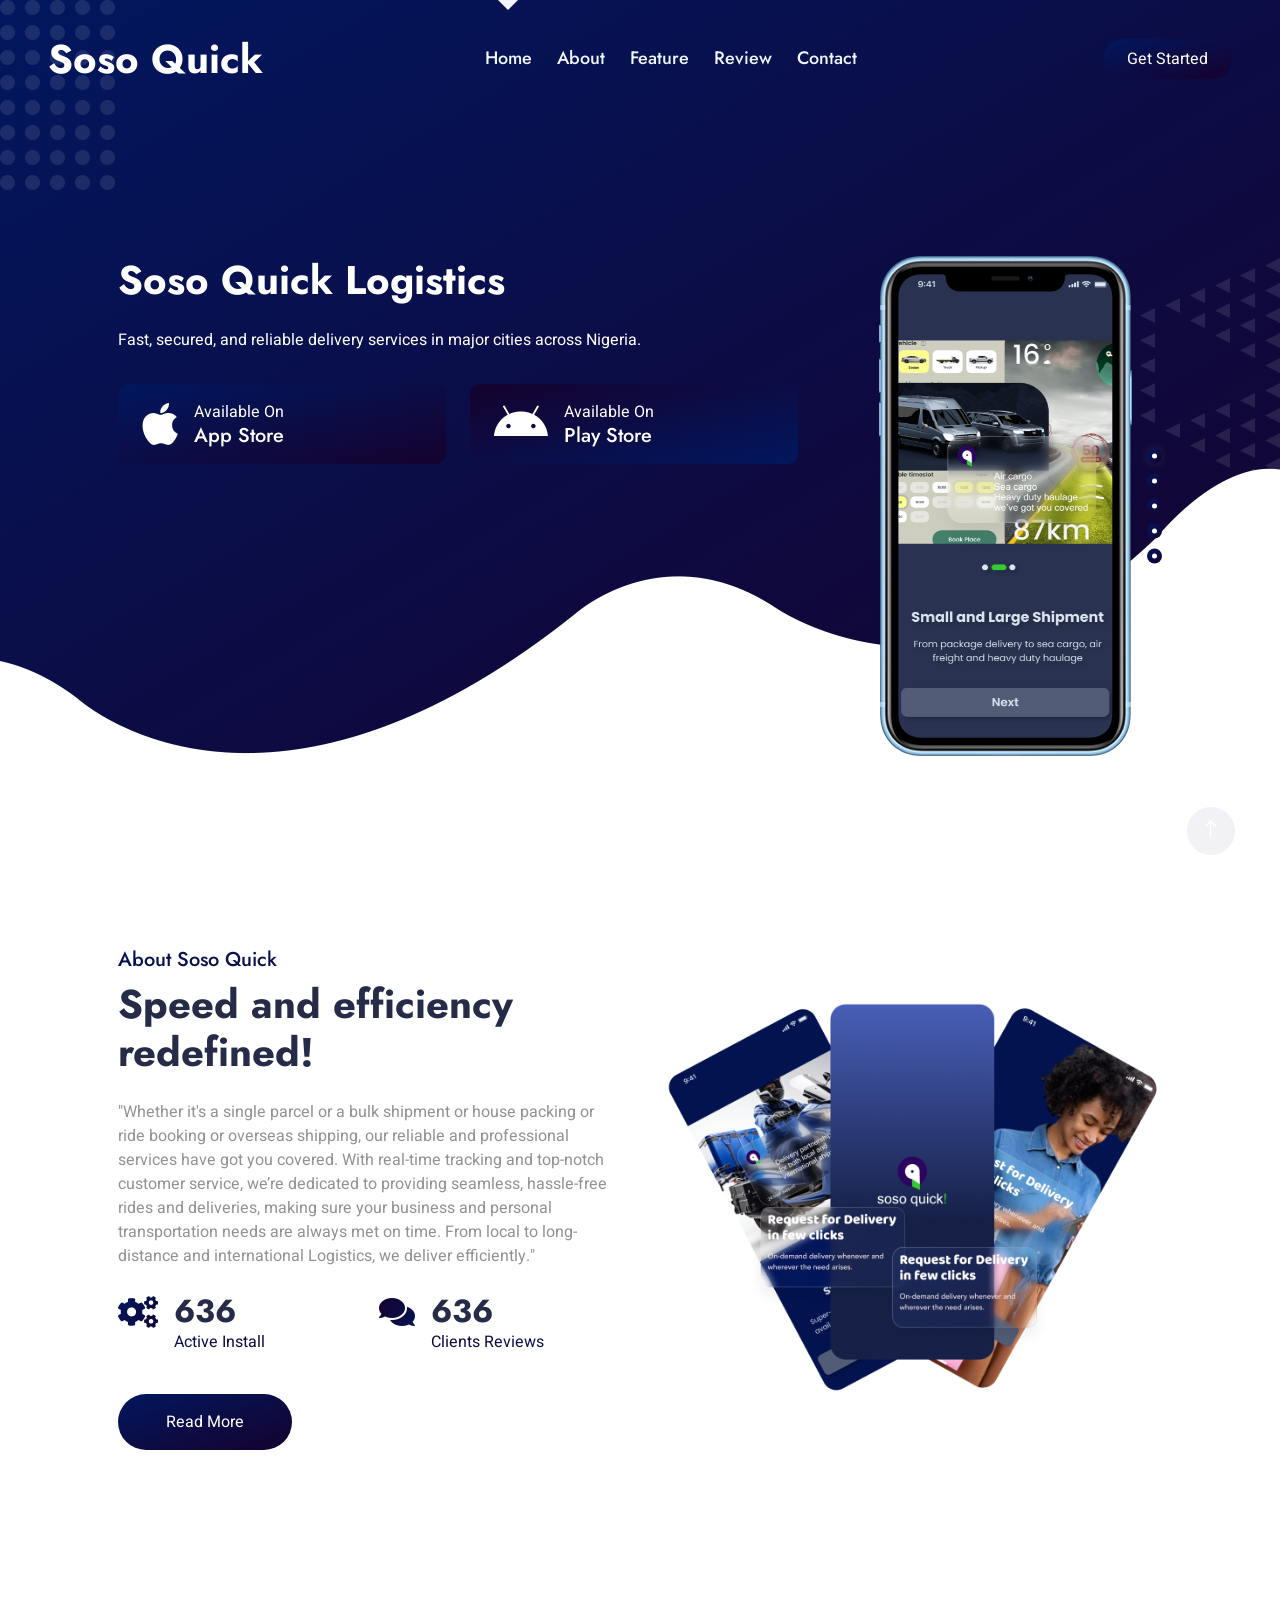
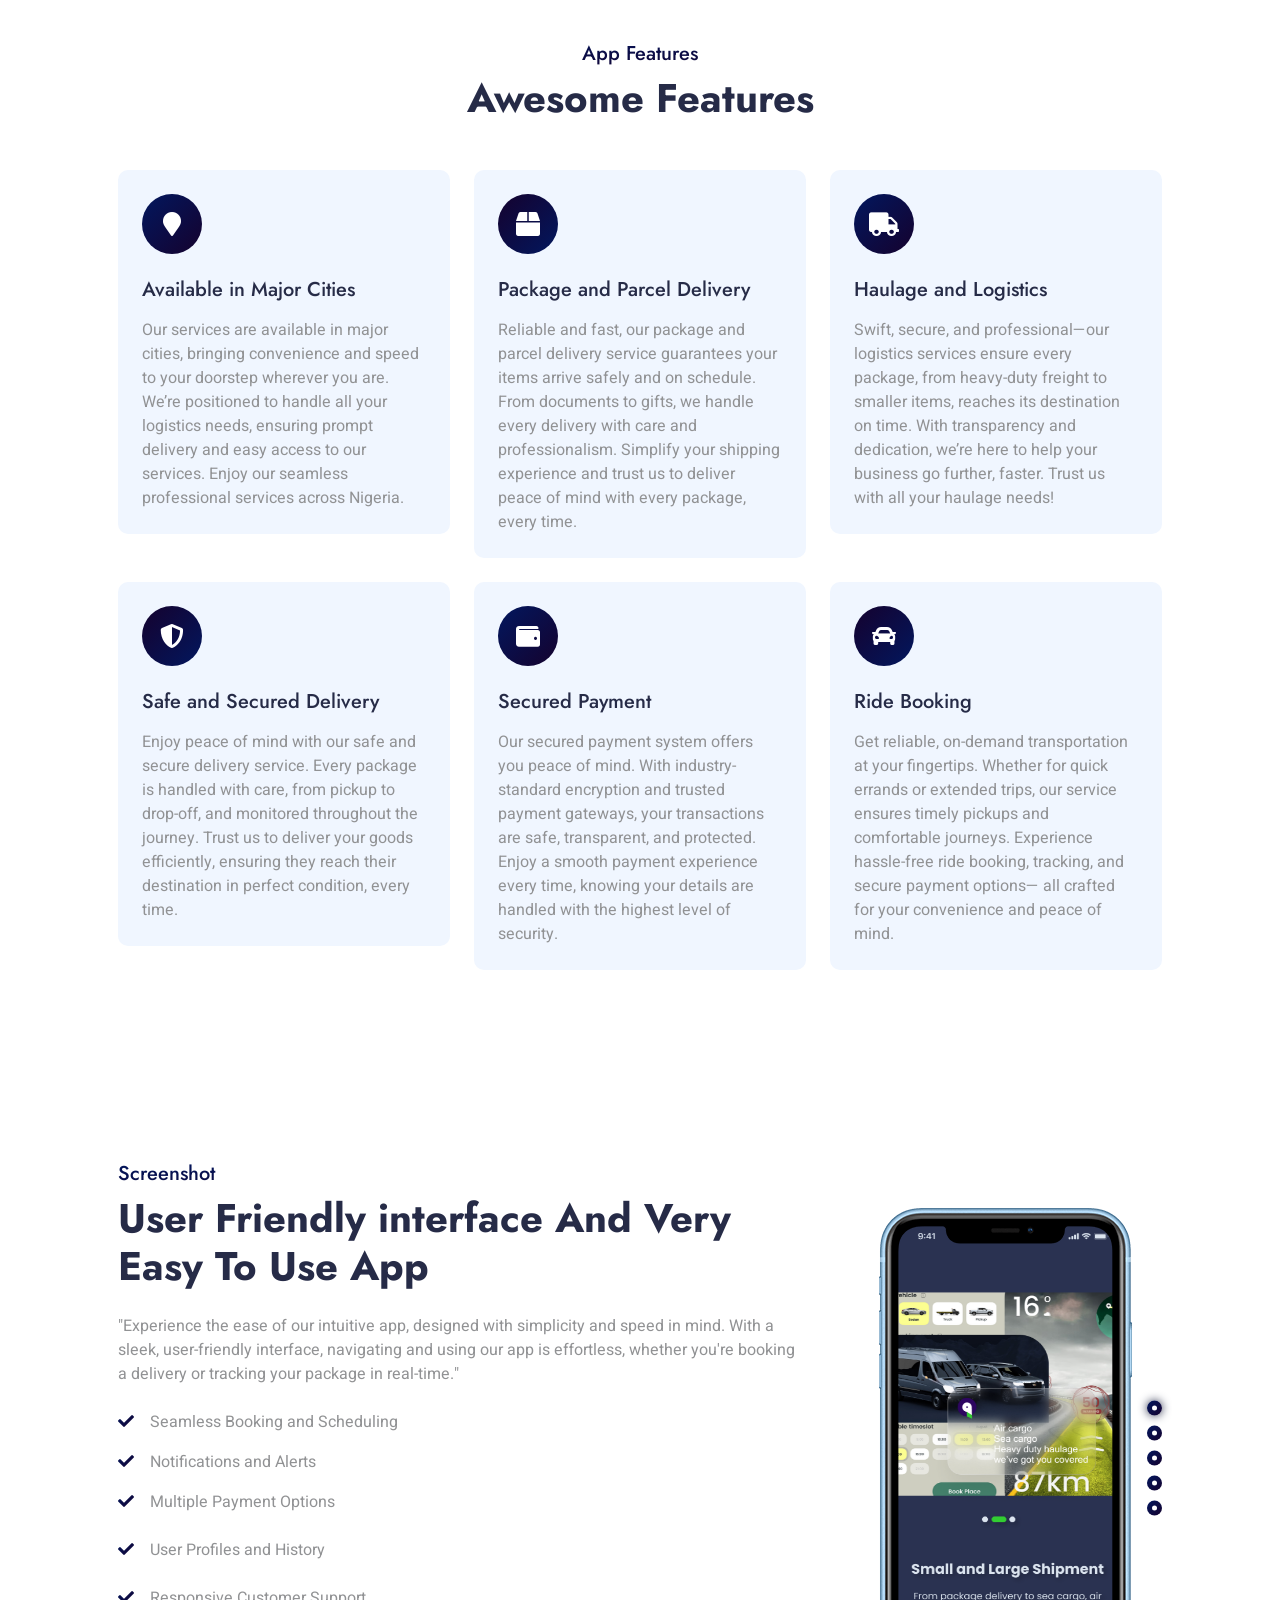
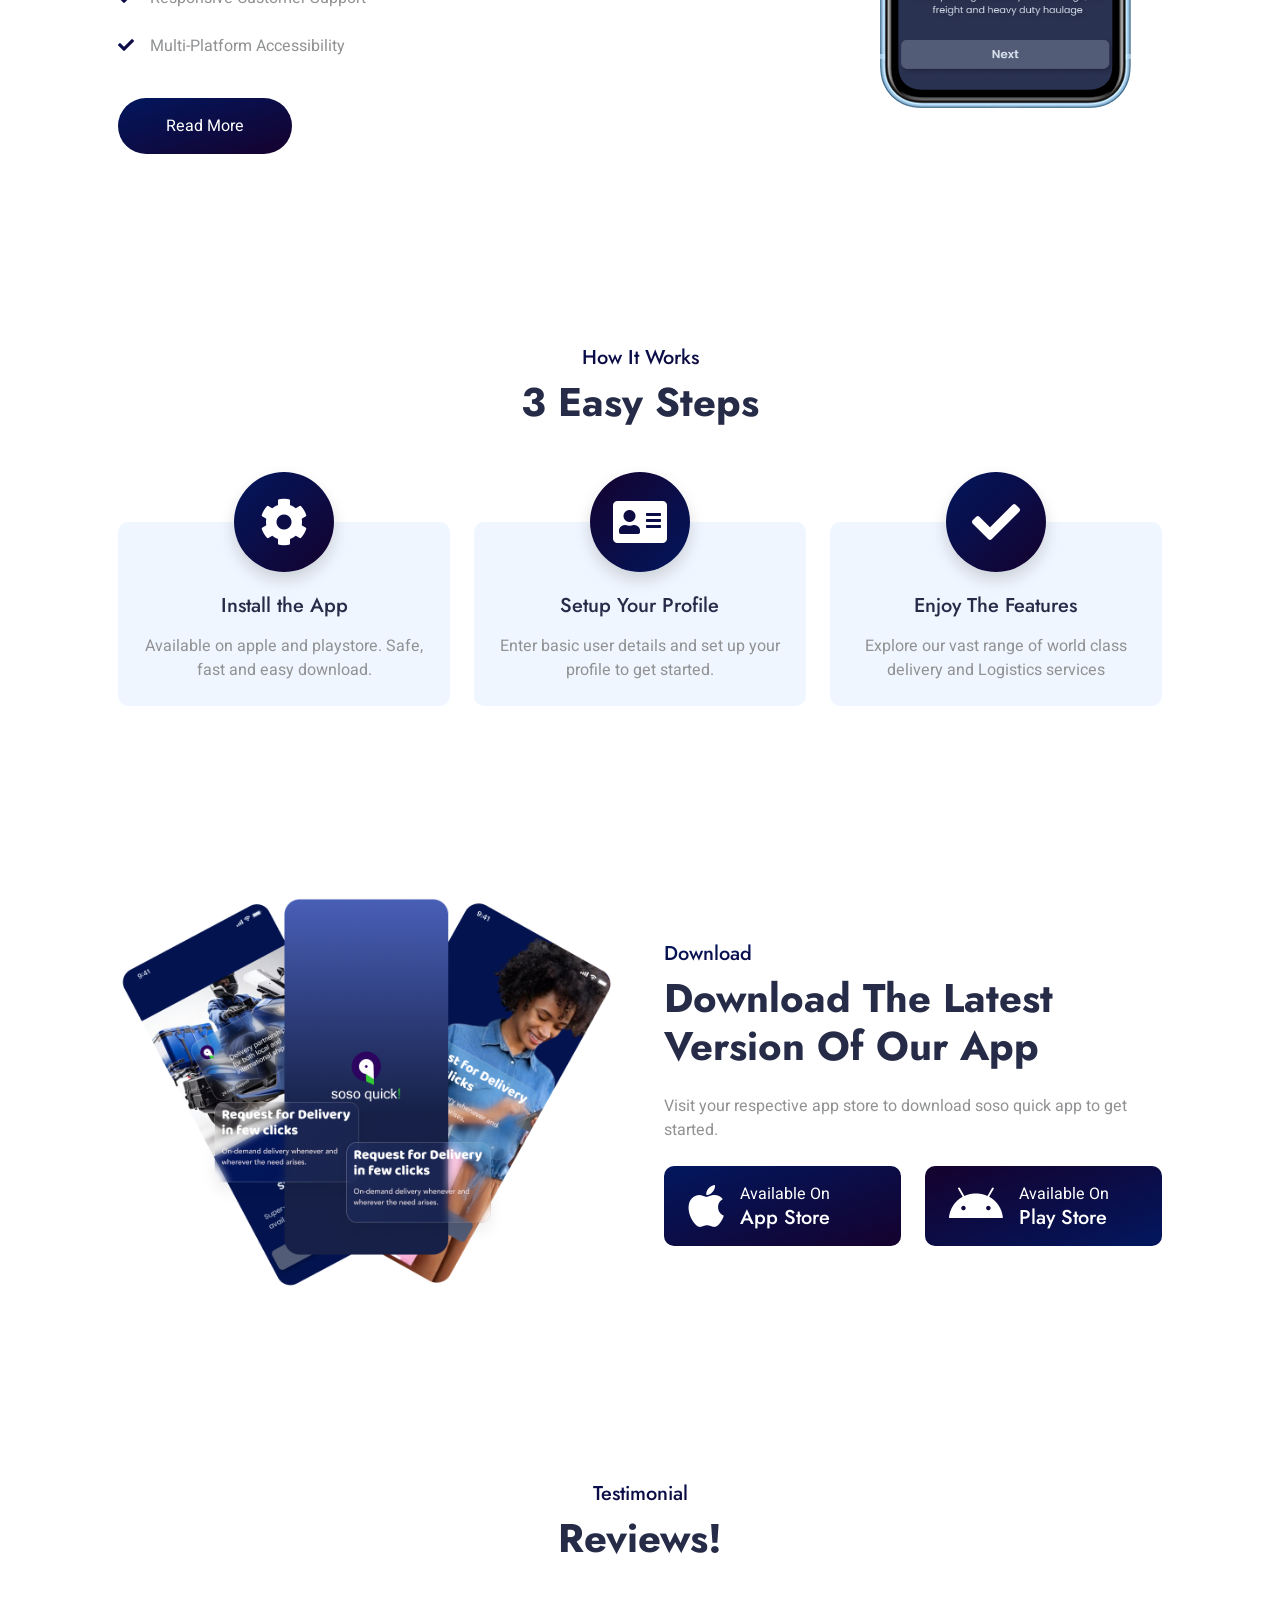
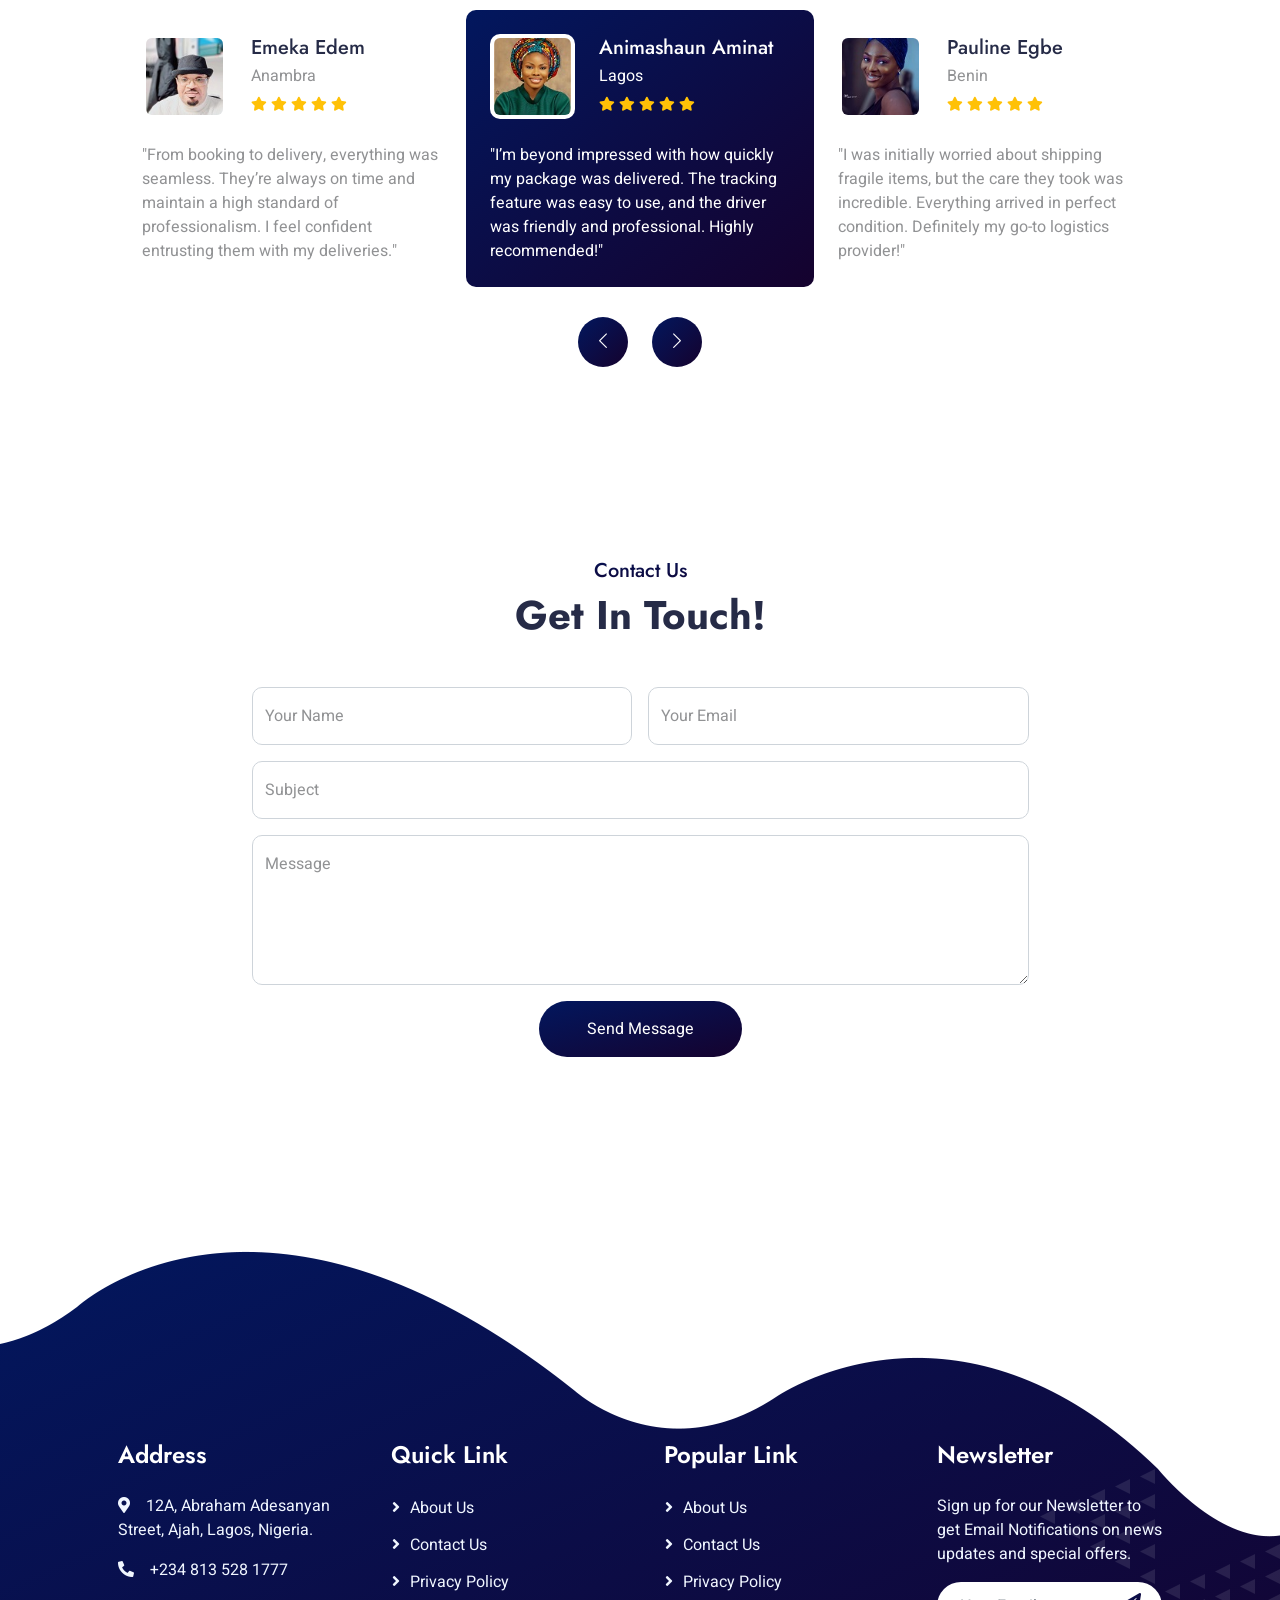
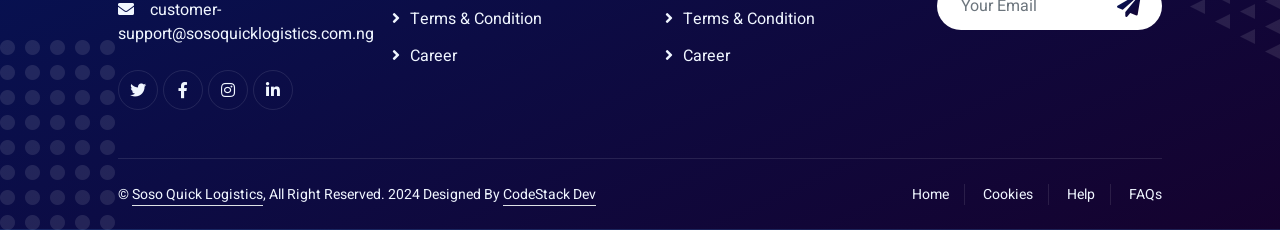
<file: index.html>
<!DOCTYPE html>
<html lang="en">

<head>
    <meta charset="utf-8">
    <title>Soso Quick</title>
    <meta content="width=device-width, initial-scale=1.0" name="viewport">
    <meta content="" name="keywords">
    <meta content="" name="description">

    <!-- Favicon -->
    <link href="img/favicon.ico" rel="icon">

    <!-- Google Web Fonts -->
    <link rel="preconnect" href="https://fonts.googleapis.com">
    <link rel="preconnect" href="https://fonts.gstatic.com" crossorigin>
    <link href="https://fonts.googleapis.com/css2?family=Heebo:wght@400;500&family=Jost:wght@500;600;700&display=swap" rel="stylesheet"> 

    <!-- Icon Font Stylesheet -->
    <link href="https://cdnjs.cloudflare.com/ajax/libs/font-awesome/5.10.0/css/all.min.css" rel="stylesheet">
    <link href="https://cdn.jsdelivr.net/npm/bootstrap-icons@1.4.1/font/bootstrap-icons.css" rel="stylesheet">

    <!-- Libraries Stylesheet -->
    <link href="lib/animate/animate.min.css" rel="stylesheet">
    <link href="lib/owlcarousel/assets/owl.carousel.min.css" rel="stylesheet">

    <!-- Customized Bootstrap Stylesheet -->
    <link href="css/bootstrap.min.css" rel="stylesheet">

    <!-- Template Stylesheet -->
    <link href="css/style.css" rel="stylesheet">
</head>

<body data-bs-spy="scroll" data-bs-target=".navbar" data-bs-offset="51">
    <div class="container-xxl bg-white p-0">
        <!-- Spinner Start -->
        <div id="spinner" class="show bg-white position-fixed translate-middle w-100 vh-100 top-50 start-50 d-flex align-items-center justify-content-center">
            <div class="spinner-grow text-primary" style="width: 3rem; height: 3rem;" role="status">
                <span class="sr-only">Loading...</span>
            </div>
        </div>
        <!-- Spinner End -->


        <!-- Navbar & Hero Start -->
        <div class="container-xxl position-relative p-0" id="home">
            <nav class="navbar navbar-expand-lg navbar-light px-4 px-lg-5 py-3 py-lg-0">
                <a href="" class="navbar-brand p-0">
                    <h1 class="m-0">Soso Quick</h1>
                    <!-- <img src="img/logo.png" alt="Logo"> -->
                </a>
                <button class="navbar-toggler" type="button" data-bs-toggle="collapse" data-bs-target="#navbarCollapse">
                    <span class="fa fa-bars"></span>
                </button>
                <div class="collapse navbar-collapse" id="navbarCollapse">
                    <div class="navbar-nav mx-auto py-0">
                        <a href="#home" class="nav-item nav-link active">Home</a>
                        <a href="#about" class="nav-item nav-link">About</a>
                        <a href="#feature" class="nav-item nav-link">Feature</a>
                        <!--<a href="#pricing" class="nav-item nav-link">Pricing</a>-->
                        <a href="#review" class="nav-item nav-link">Review</a>
                        <a href="#contact" class="nav-item nav-link">Contact</a>
                    </div>
                    <a href="" class="btn btn-primary-gradient rounded-pill py-2 px-4 ms-3 d-none d-lg-block">Get Started</a>
                </div>
            </nav>

            <div class="container-xxl bg-primary hero-header">
                <div class="container px-lg-5">
                    <div class="row g-5">
                        <div class="col-lg-8 text-center text-lg-start">
                            <h1 class="text-white mb-4 animated slideInDown">Soso Quick Logistics</h1>
                            <p class="text-white pb-3 animated slideInDown">Fast, secured, and reliable delivery services in major cities across Nigeria.</p>
                            <!--<a href="" class="btn btn-primary-gradient py-sm-3 px-4 px-sm-5 rounded-pill me-3 animated slideInLeft">Read More</a>
                            <a href="" class="btn btn-secondary-gradient py-sm-3 px-4 px-sm-5 rounded-pill animated slideInRight">Contact Us</a>-->
<!-- Download app start--> 
                            <div class="row g-4">
                                <div class="col-sm-6 wow fadeIn" data-wow-delay="0.5s">
                                    <a href="" class="d-flex bg-primary-gradient rounded py-3 px-4">
                                        <i class="fab fa-apple fa-3x text-white flex-shrink-0"></i>
                                        <div class="ms-3">
                                            <p class="text-white mb-0">Available On</p>
                                            <h5 class="text-white mb-0">App Store</h5>
                                        </div>
                                    </a>
                                </div>
                                <div class="col-sm-6 wow fadeIn" data-wow-delay="0.7s">
                                    <a href="" class="d-flex bg-secondary-gradient rounded py-3 px-4">
                                        <i class="fab fa-android fa-3x text-white flex-shrink-0"></i>
                                        <div class="ms-3">
                                            <p class="text-white mb-0">Available On</p>
                                            <h5 class="text-white mb-0">Play Store</h5>
                                        </div>
                                    </a>
                                </div>
                            </div>

                        </div> <!-- download app stop-->
                        <div class="col-lg-4 d-flex justify-content-center justify-content-lg-end wow fadeInUp" data-wow-delay="0.3s">
                            <div class="owl-carousel screenshot-carousel">
                                <img class="img-fluid" src="img/screenshot-1.png" alt="">
                                <img class="img-fluid" src="img/screenshot-2.png" alt="">
                                <img class="img-fluid" src="img/screenshot-3.png" alt="">
                                <img class="img-fluid" src="img/screenshot-4.png" alt="">
                                <img class="img-fluid" src="img/screenshot-5.png" alt="">
                            </div>
                        </div>
                    </div>
                </div>
            </div>
        </div>
        <!-- Navbar & Hero End -->


        <!-- About Start -->
        <div class="container-xxl py-5" id="about">
            <div class="container py-5 px-lg-5">
                <div class="row g-5 align-items-center">
                    <div class="col-lg-6 wow fadeInUp" data-wow-delay="0.1s">
                        <h5 class="text-primary-gradient fw-medium">About Soso Quick</h5>
                        <h1 class="mb-4">Speed and efficiency redefined!</h1>
                        <p class="mb-4">"Whether it's a single parcel or a bulk shipment or house packing or ride booking or overseas
                            shipping, our reliable and professional services have got you covered. With real-time tracking and top-notch customer service, 
                            we’re dedicated to providing seamless, hassle-free rides and deliveries, making sure your business and personal transportation
                            needs are always met on time. From local to long-distance and international Logistics, we deliver efficiently."
                        </p>
                        <div class="row g-4 mb-4">
                            <div class="col-sm-6 wow fadeIn" data-wow-delay="0.5s">
                                <div class="d-flex">
                                    <i class="fa fa-cogs fa-2x text-primary-gradient flex-shrink-0 mt-1"></i>
                                    <div class="ms-3">
                                        <h2 class="mb-0" data-toggle="counter-up">1234</h2>
                                        <p class="text-primary-gradient mb-0">Active Install</p>
                                    </div>
                                </div>
                            </div>
                            <div class="col-sm-6 wow fadeIn" data-wow-delay="0.7s">
                                <div class="d-flex">
                                    <i class="fa fa-comments fa-2x text-secondary-gradient flex-shrink-0 mt-1"></i>
                                    <div class="ms-3">
                                        <h2 class="mb-0" data-toggle="counter-up">1234</h2>
                                        <p class="text-secondary-gradient mb-0">Clients Reviews</p>
                                    </div>
                                </div>
                            </div>
                        </div>
                        <a href="" class="btn btn-primary-gradient py-sm-3 px-4 px-sm-5 rounded-pill mt-3">Read More</a>
                    </div>
                    <div class="col-lg-6">
                        <img class="img-fluid wow fadeInUp" data-wow-delay="0.5s" src="img/about.png">
                    </div>
                </div>
            </div>
        </div>
        <!-- About End -->


        <!-- Features Start -->
        <div class="container-xxl py-5" id="feature">
            <div class="container py-5 px-lg-5">
                <div class="text-center wow fadeInUp" data-wow-delay="0.1s">
                    <h5 class="text-primary-gradient fw-medium">App Features</h5>
                    <h1 class="mb-5">Awesome Features</h1>
                </div>
                <div class="row g-4">
                    <div class="col-lg-4 col-md-6 wow fadeInUp" data-wow-delay="0.1s">
                        <div class="feature-item bg-light rounded p-4">
                            <div class="d-inline-flex align-items-center justify-content-center bg-primary-gradient rounded-circle mb-4" style="width: 60px; height: 60px;">
                                <i class="fa fa-map-marker text-white fs-4"></i>
                            </div>
                            <h5 class="mb-3">Available in Major Cities</h5>
                            <p class="m-0">Our services are available in major cities, bringing convenience and speed to your doorstep wherever you are. We’re positioned to handle all your logistics needs, ensuring prompt delivery and easy access to our services. Enjoy our seamless professional services across Nigeria.</p>
                        </div>
                    </div>
                    <div class="col-lg-4 col-md-6 wow fadeInUp" data-wow-delay="0.3s">
                        <div class="feature-item bg-light rounded p-4">
                            <div class="d-inline-flex align-items-center justify-content-center bg-secondary-gradient rounded-circle mb-4" style="width: 60px; height: 60px;">
                                <i class="fa fa-box text-white fs-4"></i>
                            </div>
                            <h5 class="mb-3">Package and Parcel Delivery</h5>
                            <p class="m-0">Reliable and fast, our package and parcel delivery service guarantees your items arrive safely and on schedule. From documents to gifts, we handle every delivery with care and professionalism. Simplify your shipping experience and trust us to deliver peace of mind with every package, every time.</p>
                        </div>
                    </div>
                    <div class="col-lg-4 col-md-6 wow fadeInUp" data-wow-delay="0.5s">
                        <div class="feature-item bg-light rounded p-4">
                            <div class="d-inline-flex align-items-center justify-content-center bg-primary-gradient rounded-circle mb-4" style="width: 60px; height: 60px;">
                                <i class="fa fa-truck text-white fs-4"></i>
                            </div>
                            <h5 class="mb-3">Haulage and Logistics</h5>
                            <p class="m-0">Swift, secure, and professional—our logistics services ensure every package, from heavy-duty freight to smaller items, reaches its destination on time. With transparency and dedication, we’re here to help your business go further, faster. Trust us with all your haulage needs!</p>
                        </div>
                    </div>
                    <div class="col-lg-4 col-md-6 wow fadeInUp" data-wow-delay="0.1s">
                        <div class="feature-item bg-light rounded p-4">
                            <div class="d-inline-flex align-items-center justify-content-center bg-secondary-gradient rounded-circle mb-4" style="width: 60px; height: 60px;">
                                <i class="fa fa-shield-alt text-white fs-4"></i>
                            </div>
                            <h5 class="mb-3">Safe and Secured Delivery</h5>
                            <p class="m-0">Enjoy peace of mind with our safe and secure delivery service. Every package is handled with care, from pickup to drop-off, and monitored throughout the journey. Trust us to deliver your goods efficiently, ensuring they reach their destination in perfect condition, every time.</p>
                        </div>
                    </div>
                    <div class="col-lg-4 col-md-6 wow fadeInUp" data-wow-delay="0.3s">
                        <div class="feature-item bg-light rounded p-4">
                            <div class="d-inline-flex align-items-center justify-content-center bg-primary-gradient rounded-circle mb-4" style="width: 60px; height: 60px;">
                                <i class="fa fa-wallet text-white fs-4"></i>
                            </div>
                            <h5 class="mb-3">Secured Payment</h5>
                            <p class="m-0">Our secured payment system offers you peace of mind. With industry-standard encryption and trusted payment gateways, your transactions are safe, transparent, and protected. Enjoy a smooth payment experience every time, knowing your details are handled with the highest level of security.</p>
                        </div>
                    </div>
                    <div class="col-lg-4 col-md-6 wow fadeInUp" data-wow-delay="0.5s">
                        <div class="feature-item bg-light rounded p-4">
                            <div class="d-inline-flex align-items-center justify-content-center bg-secondary-gradient rounded-circle mb-4" style="width: 60px; height: 60px;">
                                <i class="fa fa-car text-white fs-4"></i>
                            </div>
                            <h5 class="mb-3">Ride Booking</h5>
                            <p class="m-0">
                            Get reliable, on-demand transportation at your fingertips. Whether for quick errands or extended trips, our service ensures timely pickups and comfortable journeys. Experience hassle-free ride booking, tracking, and secure payment options— all crafted for your convenience and peace of mind.</p>
                        </div>
                    </div>
                </div>
            </div>
        </div>
        <!-- Features End -->


        <!-- Screenshot Start -->
        <div class="container-xxl py-5">
            <div class="container py-5 px-lg-5">
                <div class="row g-5 align-items-center">
                    <div class="col-lg-8 wow fadeInUp" data-wow-delay="0.1s">
                        <h5 class="text-primary-gradient fw-medium">Screenshot</h5>
                        <h1 class="mb-4">User Friendly interface And Very Easy To Use App</h1>
                        <p class="mb-4">"Experience the ease of our intuitive app, designed with simplicity and speed in mind. With a sleek,
                             user-friendly interface, navigating and using our app is effortless, whether you're booking a delivery or 
                             tracking your package in real-time."</p>
                        <p><i class="fa fa-check text-primary-gradient me-3"></i>Seamless Booking and Scheduling</p>
                        <p><i class="fa fa-check text-primary-gradient me-3"></i>Notifications and Alerts</p>
                        <p class="mb-4"><i class="fa fa-check text-primary-gradient me-3"></i>Multiple Payment Options</p>
                        <p class="mb-4"><i class="fa fa-check text-primary-gradient me-3"></i>User Profiles and History</p>
                        <p class="mb-4"><i class="fa fa-check text-primary-gradient me-3"></i>Responsive Customer Support</p>
                        <p class="mb-4"><i class="fa fa-check text-primary-gradient me-3"></i>Multi-Platform Accessibility</p>
                        <a href="" class="btn btn-primary-gradient py-sm-3 px-4 px-sm-5 rounded-pill mt-3">Read More</a>
                    </div>
                    <div class="col-lg-4 d-flex justify-content-center justify-content-lg-end wow fadeInUp" data-wow-delay="0.3s">
                        <div class="owl-carousel screenshot-carousel">
                            <img class="img-fluid" src="img/screenshot-1.png" alt="">
                            <img class="img-fluid" src="img/screenshot-2.png" alt="">
                            <img class="img-fluid" src="img/screenshot-3.png" alt="">
                            <img class="img-fluid" src="img/screenshot-4.png" alt="">
                            <img class="img-fluid" src="img/screenshot-5.png" alt="">
                        </div>
                    </div>
                </div>
            </div>
        </div>
        <!-- Screenshot End -->


        <!-- Process Start -->
        <div class="container-xxl py-5">
            <div class="container py-5 px-lg-5">
                <div class="text-center pb-4 wow fadeInUp" data-wow-delay="0.1s">
                    <h5 class="text-primary-gradient fw-medium">How It Works</h5>
                    <h1 class="mb-5">3 Easy Steps</h1>
                </div>
                <div class="row gy-5 gx-4 justify-content-center">
                    <div class="col-lg-4 col-sm-6 text-center pt-4 wow fadeInUp" data-wow-delay="0.1s">
                        <div class="position-relative bg-light rounded pt-5 pb-4 px-4">
                            <div class="d-inline-flex align-items-center justify-content-center bg-primary-gradient rounded-circle position-absolute top-0 start-50 translate-middle shadow" style="width: 100px; height: 100px;">
                                <i class="fa fa-cog fa-3x text-white"></i>
                            </div>
                            <h5 class="mt-4 mb-3">Install the App</h5>
                            <p class="mb-0">Available on apple and playstore. Safe, fast and easy download.</p>
                        </div>
                    </div>
                    <div class="col-lg-4 col-sm-6 text-center pt-4 wow fadeInUp" data-wow-delay="0.3s">
                        <div class="position-relative bg-light rounded pt-5 pb-4 px-4">
                            <div class="d-inline-flex align-items-center justify-content-center bg-secondary-gradient rounded-circle position-absolute top-0 start-50 translate-middle shadow" style="width: 100px; height: 100px;">
                                <i class="fa fa-address-card fa-3x text-white"></i>
                            </div>
                            <h5 class="mt-4 mb-3">Setup Your Profile</h5>
                            <p class="mb-0">Enter basic user details and set up your profile to get started.</p>
                        </div>
                    </div>
                    <div class="col-lg-4 col-sm-6 text-center pt-4 wow fadeInUp" data-wow-delay="0.5s">
                        <div class="position-relative bg-light rounded pt-5 pb-4 px-4">
                            <div class="d-inline-flex align-items-center justify-content-center bg-primary-gradient rounded-circle position-absolute top-0 start-50 translate-middle shadow" style="width: 100px; height: 100px;">
                                <i class="fa fa-check fa-3x text-white"></i>
                            </div>
                            <h5 class="mt-4 mb-3">Enjoy The Features</h5>
                            <p class="mb-0">Explore our vast range of world class delivery and Logistics services</p>
                        </div>
                    </div>
                </div>
            </div>
        </div>
        <!-- Process Start -->


        <!-- Download Start -->
        <div class="container-xxl py-5">
            <div class="container py-5 px-lg-5">
                <div class="row g-5 align-items-center">
                    <div class="col-lg-6">
                        <img class="img-fluid wow fadeInUp" data-wow-delay="0.1s" src="img/about.png">
                    </div>
                    <div class="col-lg-6 wow fadeInUp" data-wow-delay="0.3s">
                        <h5 class="text-primary-gradient fw-medium">Download</h5>
                        <h1 class="mb-4">Download The Latest Version Of Our App</h1>
                        <p class="mb-4">Visit your respective app store to download soso quick app to get started.</p>
                        <div class="row g-4">
                            <div class="col-sm-6 wow fadeIn" data-wow-delay="0.5s">
                                <a href="" class="d-flex bg-primary-gradient rounded py-3 px-4">
                                    <i class="fab fa-apple fa-3x text-white flex-shrink-0"></i>
                                    <div class="ms-3">
                                        <p class="text-white mb-0">Available On</p>
                                        <h5 class="text-white mb-0">App Store</h5>
                                    </div>
                                </a>
                            </div>
                            <div class="col-sm-6 wow fadeIn" data-wow-delay="0.7s">
                                <a href="" class="d-flex bg-secondary-gradient rounded py-3 px-4">
                                    <i class="fab fa-android fa-3x text-white flex-shrink-0"></i>
                                    <div class="ms-3">
                                        <p class="text-white mb-0">Available On</p>
                                        <h5 class="text-white mb-0">Play Store</h5>
                                    </div>
                                </a>
                            </div>
                        </div>
                    </div>
                </div>
            </div>
        </div>
        <!-- Download End -->


        <!-- Pricing Start
        <div class="container-xxl py-5" id="pricing">
            <div class="container py-5 px-lg-5">
                <div class="text-center wow fadeInUp" data-wow-delay="0.1s">
                    <h5 class="text-primary-gradient fw-medium">Pricing Plan</h5>
                    <h1 class="mb-5">Choose Your Plan</h1>
                </div>
                <div class="tab-class text-center pricing wow fadeInUp" data-wow-delay="0.1s">
                    <ul class="nav nav-pills d-inline-flex justify-content-center bg-primary-gradient rounded-pill mb-5">
                        <li class="nav-item">
                            <button class="nav-link active" data-bs-toggle="pill" href="#tab-1">Monthly</button>
                        </li>
                        <li class="nav-item">
                            <button class="nav-link" data-bs-toggle="pill" href="#tab-2">Yearly</button>
                        </li>
                    </ul>
                    <div class="tab-content text-start">
                        <div id="tab-1" class="tab-pane fade show p-0 active">
                            <div class="row g-4">
                                <div class="col-lg-4">
                                    <div class="bg-light rounded">
                                        <div class="border-bottom p-4 mb-4">
                                            <h4 class="text-primary-gradient mb-1">Starter Plan</h4>
                                            <span>Powerful & Awesome Features</span>
                                        </div>
                                        <div class="p-4 pt-0">
                                            <h1 class="mb-3">
                                                <small class="align-top" style="font-size: 22px; line-height: 45px;">$</small>14.99<small
                                                    class="align-bottom" style="font-size: 16px; line-height: 40px;">/ Month</small>
                                            </h1>
                                            <div class="d-flex justify-content-between mb-3"><span>HTML5 & CSS3</span><i class="fa fa-check text-primary-gradient pt-1"></i></div>
                                            <div class="d-flex justify-content-between mb-3"><span>Bootstrap v5</span><i class="fa fa-check text-primary-gradient pt-1"></i></div>
                                            <div class="d-flex justify-content-between mb-3"><span>Responsive Layout</span><i class="fa fa-check text-primary-gradient pt-1"></i></div>
                                            <div class="d-flex justify-content-between mb-2"><span>Cross-browser Support</span><i class="fa fa-check text-primary-gradient pt-1"></i></div>
                                            <a href="" class="btn btn-primary-gradient rounded-pill py-2 px-4 mt-4">Get Started</a>
                                        </div>
                                    </div>
                                </div>
                                <div class="col-lg-4">
                                    <div class="bg-light rounded border">
                                        <div class="border-bottom p-4 mb-4">
                                            <h4 class="text-primary-gradient mb-1">Advance Plan</h4>
                                            <span>Powerful & Awesome Features</span>
                                        </div>
                                        <div class="p-4 pt-0">
                                            <h1 class="mb-3">
                                                <small class="align-top" style="font-size: 22px; line-height: 45px;">$</small>24.99<small
                                                    class="align-bottom" style="font-size: 16px; line-height: 40px;">/ Month</small>
                                            </h1>
                                            <div class="d-flex justify-content-between mb-3"><span>HTML5 & CSS3</span><i class="fa fa-check text-primary-gradient pt-1"></i></div>
                                            <div class="d-flex justify-content-between mb-3"><span>Bootstrap v5</span><i class="fa fa-check text-primary-gradient pt-1"></i></div>
                                            <div class="d-flex justify-content-between mb-3"><span>Responsive Layout</span><i class="fa fa-check text-primary-gradient pt-1"></i></div>
                                            <div class="d-flex justify-content-between mb-2"><span>Cross-browser Support</span><i class="fa fa-check text-primary-gradient pt-1"></i></div>
                                            <a href="" class="btn btn-secondary-gradient rounded-pill py-2 px-4 mt-4">Get Started</a>
                                        </div>
                                    </div>
                                </div>
                                <div class="col-lg-4">
                                    <div class="bg-light rounded">
                                        <div class="border-bottom p-4 mb-4">
                                            <h4 class="text-primary-gradient mb-1">Premium Plan</h4>
                                            <span>Powerful & Awesome Features</span>
                                        </div>
                                        <div class="p-4 pt-0">
                                            <h1 class="mb-3">
                                                <small class="align-top" style="font-size: 22px; line-height: 45px;">$</small>34.99<small
                                                    class="align-bottom" style="font-size: 16px; line-height: 40px;">/ Month</small>
                                            </h1>
                                            <div class="d-flex justify-content-between mb-3"><span>HTML5 & CSS3</span><i class="fa fa-check text-primary-gradient pt-1"></i></div>
                                            <div class="d-flex justify-content-between mb-3"><span>Bootstrap v5</span><i class="fa fa-check text-primary-gradient pt-1"></i></div>
                                            <div class="d-flex justify-content-between mb-3"><span>Responsive Layout</span><i class="fa fa-check text-primary-gradient pt-1"></i></div>
                                            <div class="d-flex justify-content-between mb-2"><span>Cross-browser Support</span><i class="fa fa-check text-primary-gradient pt-1"></i></div>
                                            <a href="" class="btn btn-primary-gradient rounded-pill py-2 px-4 mt-4">Get Started</a>
                                        </div>
                                    </div>
                                </div>
                            </div>
                        </div>
                        <div id="tab-2" class="tab-pane fade p-0">
                            <div class="row g-4">
                                <div class="col-lg-4">
                                    <div class="bg-light rounded">
                                        <div class="border-bottom p-4 mb-4">
                                            <h4 class="text-primary-gradient mb-1">Starter Plan</h4>
                                            <span>Powerful & Awesome Features</span>
                                        </div>
                                        <div class="p-4 pt-0">
                                            <h1 class="mb-3">
                                                <small class="align-top" style="font-size: 22px; line-height: 45px;">$</small>114.99<small
                                                    class="align-bottom" style="font-size: 16px; line-height: 40px;">/ Yearly</small>
                                            </h1>
                                            <div class="d-flex justify-content-between mb-3"><span>HTML5 & CSS3</span><i class="fa fa-check text-primary-gradient pt-1"></i></div>
                                            <div class="d-flex justify-content-between mb-3"><span>Bootstrap v5</span><i class="fa fa-check text-primary-gradient pt-1"></i></div>
                                            <div class="d-flex justify-content-between mb-3"><span>Responsive Layout</span><i class="fa fa-check text-primary-gradient pt-1"></i></div>
                                            <div class="d-flex justify-content-between mb-2"><span>Cross-browser Support</span><i class="fa fa-check text-primary-gradient pt-1"></i></div>
                                            <a href="" class="btn btn-primary-gradient rounded-pill py-2 px-4 mt-4">Get Started</a>
                                        </div>
                                    </div>
                                </div>
                                <div class="col-lg-4">
                                    <div class="bg-light rounded border">
                                        <div class="border-bottom p-4 mb-4">
                                            <h4 class="text-primary-gradient mb-1">Advance Plan</h4>
                                            <span>Powerful & Awesome Features</span>
                                        </div>
                                        <div class="p-4 pt-0">
                                            <h1 class="mb-3">
                                                <small class="align-top" style="font-size: 22px; line-height: 45px;">$</small>124.99<small
                                                    class="align-bottom" style="font-size: 16px; line-height: 40px;">/ Yearly</small>
                                            </h1>
                                            <div class="d-flex justify-content-between mb-3"><span>HTML5 & CSS3</span><i class="fa fa-check text-primary-gradient pt-1"></i></div>
                                            <div class="d-flex justify-content-between mb-3"><span>Bootstrap v5</span><i class="fa fa-check text-primary-gradient pt-1"></i></div>
                                            <div class="d-flex justify-content-between mb-3"><span>Responsive Layout</span><i class="fa fa-check text-primary-gradient pt-1"></i></div>
                                            <div class="d-flex justify-content-between mb-2"><span>Cross-browser Support</span><i class="fa fa-check text-primary-gradient pt-1"></i></div>
                                            <a href="" class="btn btn-primary-gradient rounded-pill py-2 px-4 mt-4">Get Started</a>
                                        </div>
                                    </div>
                                </div>
                                <div class="col-lg-4">
                                    <div class="bg-light rounded">
                                        <div class="border-bottom p-4 mb-4">
                                            <h4 class="text-primary-gradient mb-1">Premium Plan</h4>
                                            <span>Powerful & Awesome Features</span>
                                        </div>
                                        <div class="p-4 pt-0">
                                            <h1 class="mb-3">
                                                <small class="align-top" style="font-size: 22px; line-height: 45px;">$</small>134.99<small
                                                    class="align-bottom" style="font-size: 16px; line-height: 40px;">/ Yearly</small>
                                            </h1>
                                            <div class="d-flex justify-content-between mb-3"><span>HTML5 & CSS3</span><i class="fa fa-check text-primary-gradient pt-1"></i></div>
                                            <div class="d-flex justify-content-between mb-3"><span>Bootstrap v5</span><i class="fa fa-check text-primary-gradient pt-1"></i></div>
                                            <div class="d-flex justify-content-between mb-3"><span>Responsive Layout</span><i class="fa fa-check text-primary-gradient pt-1"></i></div>
                                            <div class="d-flex justify-content-between mb-2"><span>Cross-browser Support</span><i class="fa fa-check text-primary-gradient pt-1"></i></div>
                                            <a href="" class="btn btn-primary-gradient rounded-pill py-2 px-4 mt-4">Get Started</a>
                                        </div>
                                    </div>
                                </div>
                            </div>
                        </div>
                    </div>
                </div>
            </div>
        </div>
        Pricing End -->


        <!-- Testimonial Start -->
        <div class="container-xxl py-5" id="review">
            <div class="container py-5 px-lg-5">
                <div class="text-center wow fadeInUp" data-wow-delay="0.1s">
                    <h5 class="text-primary-gradient fw-medium">Testimonial</h5>
                    <h1 class="mb-5">Reviews!</h1>
                </div>
                <div class="owl-carousel testimonial-carousel wow fadeInUp" data-wow-delay="0.1s">
                    <div class="testimonial-item rounded p-4">
                        <div class="d-flex align-items-center mb-4">
                            <img class="img-fluid bg-white rounded flex-shrink-0 p-1" src="img/testimonial-1.jpg" style="width: 85px; height: 85px;">
                            <div class="ms-4">
                                <h5 class="mb-1">Animashaun Aminat</h5>
                                <p class="mb-1">Lagos</p>
                                <div>
                                    <small class="fa fa-star text-warning"></small>
                                    <small class="fa fa-star text-warning"></small>
                                    <small class="fa fa-star text-warning"></small>
                                    <small class="fa fa-star text-warning"></small>
                                    <small class="fa fa-star text-warning"></small>
                                </div>
                            </div>
                        </div>
                        <p class="mb-0">"I’m beyond impressed with how quickly my package was delivered. The tracking feature was easy to use, and the driver was friendly and professional. Highly recommended!"</p>
                    </div>
                    <div class="testimonial-item rounded p-4">
                        <div class="d-flex align-items-center mb-4">
                            <img class="img-fluid bg-white rounded flex-shrink-0 p-1" src="img/testimonial-2.jpg" style="width: 85px; height: 85px;">
                            <div class="ms-4">
                                <h5 class="mb-1">Pauline Egbe </h5>
                                <p class="mb-1">Benin</p>
                                <div>
                                    <small class="fa fa-star text-warning"></small>
                                    <small class="fa fa-star text-warning"></small>
                                    <small class="fa fa-star text-warning"></small>
                                    <small class="fa fa-star text-warning"></small>
                                    <small class="fa fa-star text-warning"></small>
                                </div>
                            </div>
                        </div>
                        <p class="mb-0">"I was initially worried about shipping fragile items, but the care they took was incredible. Everything arrived in perfect condition. Definitely my go-to logistics provider!"</p>
                    </div>
                    <div class="testimonial-item rounded p-4">
                        <div class="d-flex align-items-center mb-4">
                            <img class="img-fluid bg-white rounded flex-shrink-0 p-1" src="img/testimonial-3.jpg" style="width: 85px; height: 85px;">
                            <div class="ms-4">
                                <h5 class="mb-1">Olisa Eloka</h5>
                                <p class="mb-1">Onitsha</p>
                                <div>
                                    <small class="fa fa-star text-warning"></small>
                                    <small class="fa fa-star text-warning"></small>
                                    <small class="fa fa-star text-warning"></small>
                                    <small class="fa fa-star text-warning"></small>
                                    <small class="fa fa-star text-warning"></small>
                                </div>
                            </div>
                        </div>
                        <p class="mb-0">"I had a few questions about my shipment, and customer support was so helpful and responsive. They kept me updated every step of the way. Great service!"</p>
                    </div>
                    <div class="testimonial-item rounded p-4">
                        <div class="d-flex align-items-center mb-4">
                            <img class="img-fluid bg-white rounded flex-shrink-0 p-1" src="img/testimonial-4.jpg" style="width: 85px; height: 85px;">
                            <div class="ms-4">
                                <h5 class="mb-1">Emeka Edem</h5>
                                <p class="mb-1">Anambra</p>
                                <div>
                                    <small class="fa fa-star text-warning"></small>
                                    <small class="fa fa-star text-warning"></small>
                                    <small class="fa fa-star text-warning"></small>
                                    <small class="fa fa-star text-warning"></small>
                                    <small class="fa fa-star text-warning"></small>
                                </div>
                            </div>
                        </div>
                        <p class="mb-0">"From booking to delivery, everything was seamless. They’re always on time and maintain a high standard of professionalism. I feel confident entrusting them with my deliveries."</p>
                    </div>
                </div>
            </div>
        </div>
        <!-- Testimonial End -->


        <!-- Contact Start -->
        <div class="container-xxl py-5" id="contact">
            <div class="container py-5 px-lg-5">
                <div class="text-center wow fadeInUp" data-wow-delay="0.1s">
                    <h5 class="text-primary-gradient fw-medium">Contact Us</h5>
                    <h1 class="mb-5">Get In Touch!</h1>
                </div>
                <div class="row justify-content-center">
                    <div class="col-lg-9">
                        <div class="wow fadeInUp" data-wow-delay="0.3s">
                           <!--<p class="text-center mb-4">The contact form is currently inactive. Get a functional and working contact form with Ajax & PHP in a few minutes. Just copy and paste the files, add a little code and you're done. <a href="https://htmlcodex.com/contact-form">Download Now</a>.</p>-->
                            <form>
                                <div class="row g-3">
                                    <div class="col-md-6">
                                        <div class="form-floating">
                                            <input type="text" class="form-control" id="name" placeholder="Your Name">
                                            <label for="name">Your Name</label>
                                        </div>
                                    </div>
                                    <div class="col-md-6">
                                        <div class="form-floating">
                                            <input type="email" class="form-control" id="email" placeholder="Your Email">
                                            <label for="email">Your Email</label>
                                        </div>
                                    </div>
                                    <div class="col-12">
                                        <div class="form-floating">
                                            <input type="text" class="form-control" id="subject" placeholder="Subject">
                                            <label for="subject">Subject</label>
                                        </div>
                                    </div>
                                    <div class="col-12">
                                        <div class="form-floating">
                                            <textarea class="form-control" placeholder="Leave a message here" id="message" style="height: 150px"></textarea>
                                            <label for="message">Message</label>
                                        </div>
                                    </div>
                                    <div class="col-12 text-center">
                                        <button class="btn btn-primary-gradient rounded-pill py-3 px-5" type="submit">Send Message</button>
                                    </div>
                                </div>
                            </form>
                        </div>
                    </div>
                </div>
            </div>
        </div>
        <!-- Contact End -->
        

        <!-- Footer Start -->
        <div class="container-fluid bg-primary text-light footer wow fadeIn" data-wow-delay="0.1s">
            <div class="container py-5 px-lg-5">
                <div class="row g-5">
                    <div class="col-md-6 col-lg-3">
                        <h4 class="text-white mb-4">Address</h4>
                        <p><i class="fa fa-map-marker-alt me-3"></i>12A, Abraham Adesanyan Street, Ajah, Lagos, Nigeria.</p>
                        <p><i class="fa fa-phone-alt me-3"></i>+234 813 528 1777</p>
                        <p><i class="fa fa-envelope me-3"></i>customer-support@sosoquicklogistics.com.ng</p>
                        <div class="d-flex pt-2">
                            <a class="btn btn-outline-light btn-social" href=""><i class="fab fa-twitter"></i></a>
                            <a class="btn btn-outline-light btn-social" href=""><i class="fab fa-facebook-f"></i></a>
                            <a class="btn btn-outline-light btn-social" href=""><i class="fab fa-instagram"></i></a>
                            <a class="btn btn-outline-light btn-social" href=""><i class="fab fa-linkedin-in"></i></a>
                        </div>
                    </div>
                    <div class="col-md-6 col-lg-3">
                        <h4 class="text-white mb-4">Quick Link</h4>
                        <a class="btn btn-link" href="">About Us</a>
                        <a class="btn btn-link" href="contact.html">Contact Us</a>
                        <a class="btn btn-link" href="privacy-policy.html">Privacy Policy</a>
                        <a class="btn btn-link" href="">Terms & Condition</a>
                        <a class="btn btn-link" href="">Career</a>
                    </div>
                    <div class="col-md-6 col-lg-3">
                        <h4 class="text-white mb-4">Popular Link</h4>
                        <a class="btn btn-link" href="">About Us</a>
                        <a class="btn btn-link" href="contact.html">Contact Us</a>
                        <a class="btn btn-link" href="privacy-policy.html">Privacy Policy</a>
                        <a class="btn btn-link" href="">Terms & Condition</a>
                        <a class="btn btn-link" href="">Career</a>
                    </div>
                    <div class="col-md-6 col-lg-3">
                        <h4 class="text-white mb-4">Newsletter</h4>
                        <p>Sign up for our Newsletter to get Email Notifications on news updates and special offers.</p>
                        <div class="position-relative w-100 mt-3">
                            <input class="form-control border-0 rounded-pill w-100 ps-4 pe-5" type="text" placeholder="Your Email" style="height: 48px;">
                            <button type="button" class="btn shadow-none position-absolute top-0 end-0 mt-1 me-2"><i class="fa fa-paper-plane text-primary-gradient fs-4"></i></button>
                        </div>
                    </div>
                </div>
            </div>
            <div class="container px-lg-5">
                <div class="copyright">
                    <div class="row">
                        <div class="col-md-6 text-center text-md-start mb-3 mb-md-0">
                            &copy; <a class="border-bottom" href="#">Soso Quick Logistics</a>, All Right Reserved. 2024
							
							<!--/*** This template is free as long as you keep the footer author’s credit link/attribution link/backlink. If you'd like to use the template without the footer author’s credit link/attribution link/backlink, you can purchase the Credit Removal License from "https://htmlcodex.com/credit-removal". Thank you for your support. ***/-->
							Designed By <a class="border-bottom" href="#">CodeStack Dev</a>
                        </div>
                        <div class="col-md-6 text-center text-md-end">
                            <div class="footer-menu">
                                <a href="index.html">Home</a>
                                <a href="">Cookies</a>
                                <a href="">Help</a>
                                <a href="FAQ.html">FAQs</a>
                            </div>
                        </div>
                    </div>
                </div>
            </div>
        </div>
        <!-- Footer End -->


        <!-- Back to Top -->
        <a href="#" class="btn btn-lg btn-lg-square back-to-top pt-2"><i class="bi bi-arrow-up text-white"></i></a>
    </div>

    <!-- JavaScript Libraries -->
    <script src="https://code.jquery.com/jquery-3.4.1.min.js"></script>
    <script src="https://cdn.jsdelivr.net/npm/bootstrap@5.0.0/dist/js/bootstrap.bundle.min.js"></script>
    <script src="lib/wow/wow.min.js"></script>
    <script src="lib/easing/easing.min.js"></script>
    <script src="lib/waypoints/waypoints.min.js"></script>
    <script src="lib/counterup/counterup.min.js"></script>
    <script src="lib/owlcarousel/owl.carousel.min.js"></script>

    <!-- Template Javascript -->
    <script src="js/main.js"></script>
</body>

</html>
</file>
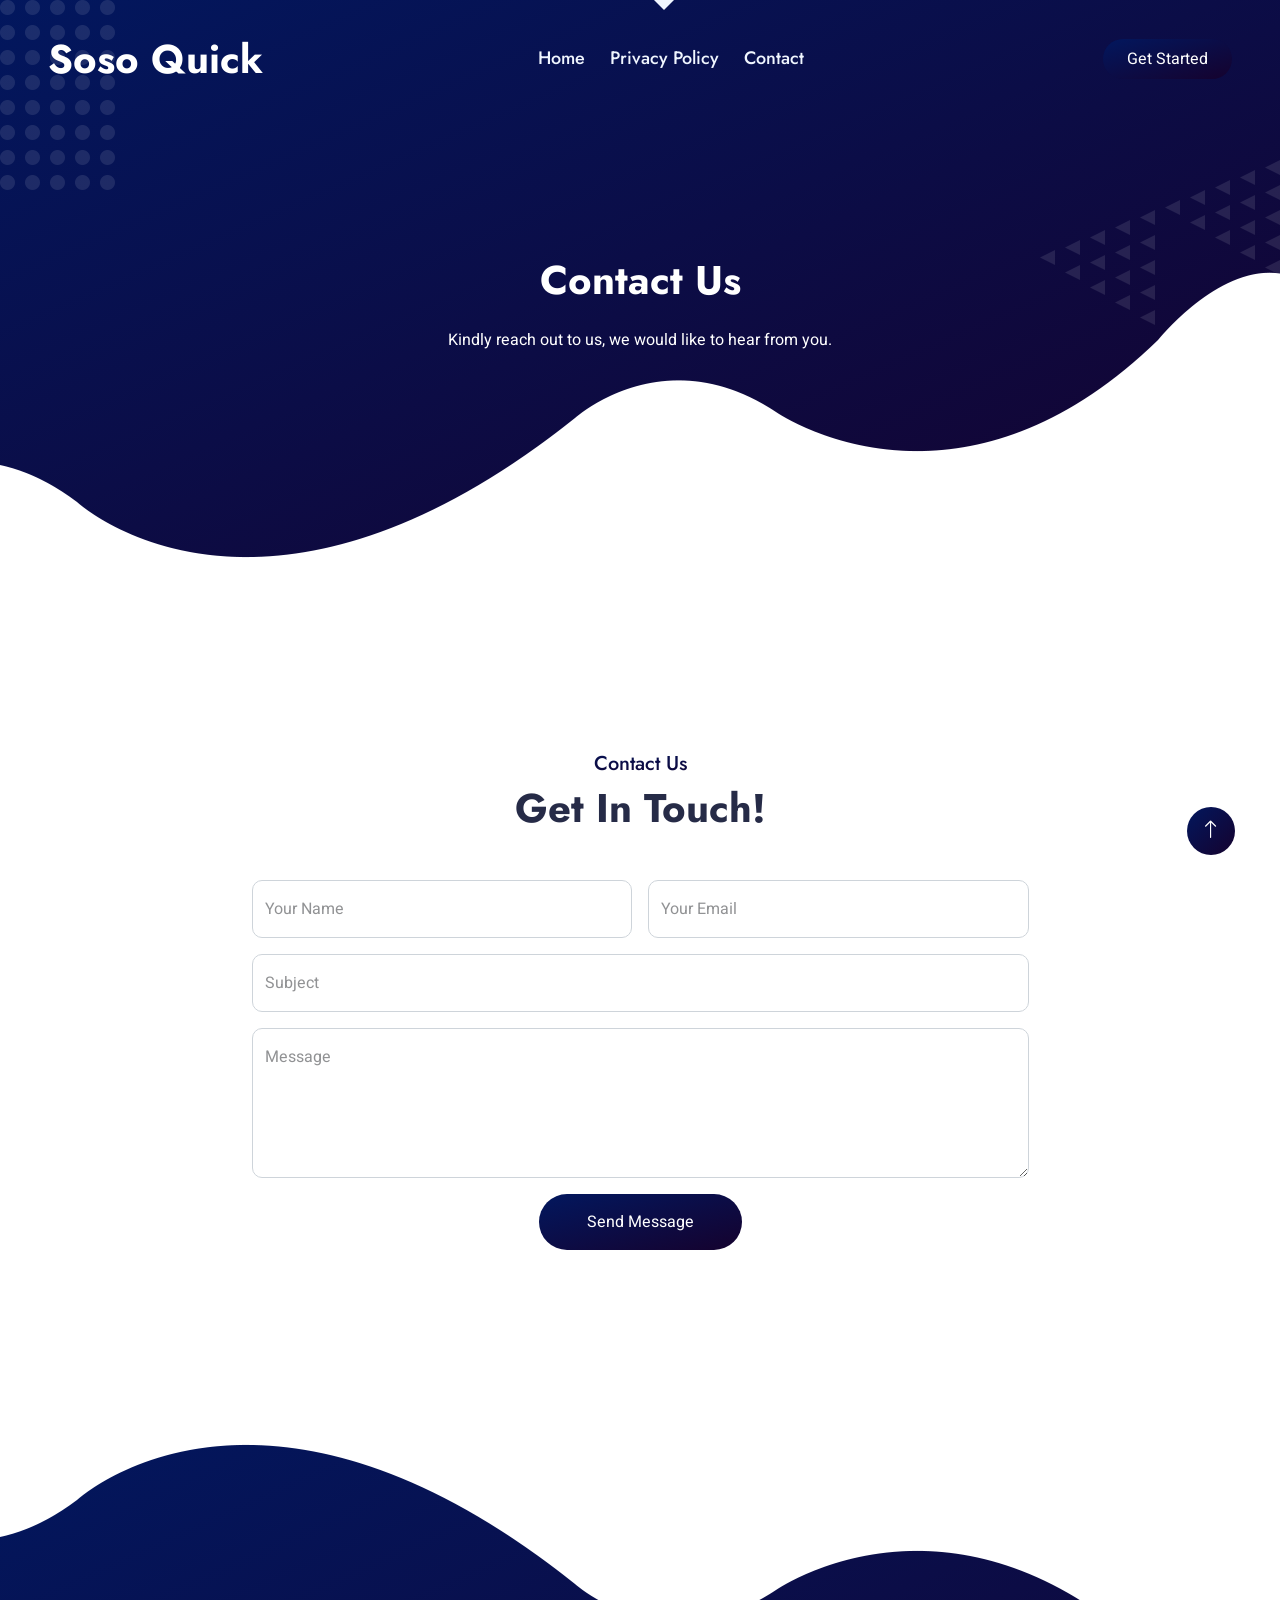
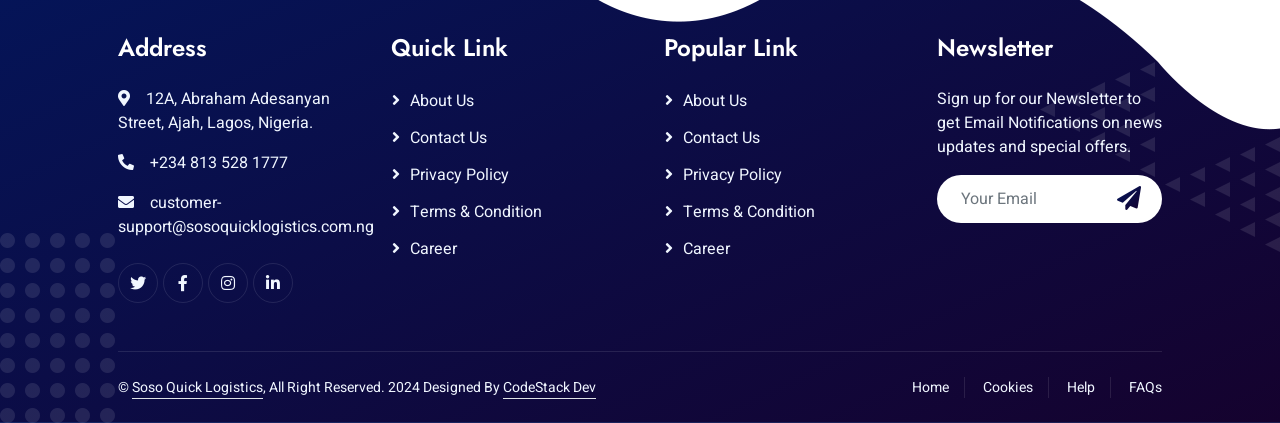
<file: contact.html>
<!DOCTYPE html>
<html lang="en">
<head>
    <meta charset="utf-8">
    <title>Privacy Policy - Soso Quick Logistics</title>
    <meta content="width=device-width, initial-scale=1.0" name="viewport">
    <meta content="" name="keywords">
    <meta content="" name="description">
    <!-- Favicon -->
    <link href="img/favicon.ico" rel="icon">
    <!-- Google Web Fonts -->
    <link rel="preconnect" href="https://fonts.googleapis.com">
    <link rel="preconnect" href="https://fonts.gstatic.com" crossorigin>
    <link href="https://fonts.googleapis.com/css2?family=Heebo:wght@400;500&family=Jost:wght@500;600;700&display=swap" rel="stylesheet"> 
    <!-- Icon Font Stylesheet -->
    <link href="https://cdnjs.cloudflare.com/ajax/libs/font-awesome/5.10.0/css/all.min.css" rel="stylesheet">
    <link href="https://cdn.jsdelivr.net/npm/bootstrap-icons@1.4.1/font/bootstrap-icons.css" rel="stylesheet">
    <!-- Libraries Stylesheet -->
    <link href="lib/animate/animate.min.css" rel="stylesheet">
    <link href="lib/owlcarousel/assets/owl.carousel.min.css" rel="stylesheet">
    <!-- Customized Bootstrap Stylesheet -->
    <link href="css/bootstrap.min.css" rel="stylesheet">
    <!-- Template Stylesheet -->
    <link href="css/style.css" rel="stylesheet">
</head>
<body data-bs-spy="scroll" data-bs-target=".navbar" data-bs-offset="51">
    <div class="container-xxl bg-white p-0">
        <!-- Spinner Start -->
        <div id="spinner" class="show bg-white position-fixed translate-middle w-100 vh-100 top-50 start-50 d-flex align-items-center justify-content-center">
            <div class="spinner-grow text-primary" style="width: 3rem; height: 3rem;" role="status">
                <span class="sr-only">Loading...</span>
            </div>
        </div>
        <!-- Spinner End -->
        <!-- Navbar & Hero Start -->
        <div class="container-xxl position-relative p-0" id="home">
            <nav class="navbar navbar-expand-lg navbar-light px-4 px-lg-5 py-3 py-lg-0">
                <a href="" class="navbar-brand p-0">
                    <h1 class="m-0">Soso Quick</h1>
                    <!-- <img src="img/logo.png" alt="Logo"> -->
                </a>
                <button class="navbar-toggler" type="button" data-bs-toggle="collapse" data-bs-target="#navbarCollapse">
                    <span class="fa fa-bars"></span>
                </button>
                <div class="collapse navbar-collapse" id="navbarCollapse">
                    <div class="navbar-nav mx-auto py-0">
                        <a href="index.html" class="nav-item nav-link">Home</a>
                        <a href="privacy-policy.html" class="nav-item nav-link active">Privacy Policy</a>
                        <a href="contact.html" class="nav-item nav-link">Contact</a>
                    </div>
                    <a href="" class="btn btn-primary-gradient rounded-pill py-2 px-4 ms-3 d-none d-lg-block">Get Started</a>
                </div>
            </nav>
            <div class="container-xxl bg-primary hero-header pb-5">
                <div class="container px-lg-5 pb-5">
                    <div class="row g-5 pb-5">
                        <div class="col-lg-12 text-center">
                            <h1 class="text-white mb-4 animated slideInDown">Contact Us</h1>
                            <p class="text-white pb-5 animated slideInDown">Kindly reach out to us, we would like to hear from you.</p>
                        </div>
                    </div>
                </div>
            </div>
        </div>
        <!-- Navbar & Hero End -->

        <!-- Contact Start -->
        <div class="container-xxl py-5" id="contact">
            <div class="container py-5 px-lg-5">
                <div class="text-center wow fadeInUp" data-wow-delay="0.1s">
                    <h5 class="text-primary-gradient fw-medium">Contact Us</h5>
                    <h1 class="mb-5">Get In Touch!</h1>
                </div>
                <div class="row justify-content-center">
                    <div class="col-lg-9">
                        <div class="wow fadeInUp" data-wow-delay="0.3s">
                           <!--<p class="text-center mb-4">The contact form is currently inactive. Get a functional and working contact form with Ajax & PHP in a few minutes. Just copy and paste the files, add a little code and you're done. <a href="https://htmlcodex.com/contact-form">Download Now</a>.</p>-->
                            <form>
                                <div class="row g-3">
                                    <div class="col-md-6">
                                        <div class="form-floating">
                                            <input type="text" class="form-control" id="name" placeholder="Your Name">
                                            <label for="name">Your Name</label>
                                        </div>
                                    </div>
                                    <div class="col-md-6">
                                        <div class="form-floating">
                                            <input type="email" class="form-control" id="email" placeholder="Your Email">
                                            <label for="email">Your Email</label>
                                        </div>
                                    </div>
                                    <div class="col-12">
                                        <div class="form-floating">
                                            <input type="text" class="form-control" id="subject" placeholder="Subject">
                                            <label for="subject">Subject</label>
                                        </div>
                                    </div>
                                    <div class="col-12">
                                        <div class="form-floating">
                                            <textarea class="form-control" placeholder="Leave a message here" id="message" style="height: 150px"></textarea>
                                            <label for="message">Message</label>
                                        </div>
                                    </div>
                                    <div class="col-12 text-center">
                                        <button class="btn btn-primary-gradient rounded-pill py-3 px-5" type="submit">Send Message</button>
                                    </div>
                                </div>
                            </form>
                        </div>
                    </div>
                </div>
            </div>
        </div>
        <!-- Contact End -->

        <!-- Footer Start -->
        <div class="container-fluid bg-primary text-light footer wow fadeIn" data-wow-delay="0.1s">
            <div class="container py-5 px-lg-5">
                <div class="row g-5">
                    <div class="col-md-6 col-lg-3">
                        <h4 class="text-white mb-4">Address</h4>
                        <p><i class="fa fa-map-marker-alt me-3"></i>12A, Abraham Adesanyan Street, Ajah, Lagos, Nigeria.</p>
                        <p><i class="fa fa-phone-alt me-3"></i>+234 813 528 1777</p>
                        <p><i class="fa fa-envelope me-3"></i>customer-support@sosoquicklogistics.com.ng</p>
                        <div class="d-flex pt-2">
                            <a class="btn btn-outline-light btn-social" href=""><i class="fab fa-twitter"></i></a>
                            <a class="btn btn-outline-light btn-social" href=""><i class="fab fa-facebook-f"></i></a>
                            <a class="btn btn-outline-light btn-social" href=""><i class="fab fa-instagram"></i></a>
                            <a class="btn btn-outline-light btn-social" href=""><i class="fab fa-linkedin-in"></i></a>
                        </div>
                    </div>
                    <div class="col-md-6 col-lg-3">
                        <h4 class="text-white mb-4">Quick Link</h4>
                        <a class="btn btn-link" href="">About Us</a>
                        <a class="btn btn-link" href="contact.html">Contact Us</a>
                        <a class="btn btn-link" href="privacy-policy.html">Privacy Policy</a>
                        <a class="btn btn-link" href="">Terms & Condition</a>
                        <a class="btn btn-link" href="">Career</a>
                    </div>
                    <div class="col-md-6 col-lg-3">
                        <h4 class="text-white mb-4">Popular Link</h4>
                        <a class="btn btn-link" href="">About Us</a>
                        <a class="btn btn-link" href="contact.html">Contact Us</a>
                        <a class="btn btn-link" href="privacy-policy.html">Privacy Policy</a>
                        <a class="btn btn-link" href="">Terms & Condition</a>
                        <a class="btn btn-link" href="">Career</a>
                    </div>
                    <div class="col-md-6 col-lg-3">
                        <h4 class="text-white mb-4">Newsletter</h4>
                        <p>Sign up for our Newsletter to get Email Notifications on news updates and special offers.</p>
                        <div class="position-relative w-100 mt-3">
                            <input class="form-control border-0 rounded-pill w-100 ps-4 pe-5" type="text" placeholder="Your Email" style="height: 48px;">
                            <button type="button" class="btn shadow-none position-absolute top-0 end-0 mt-1 me-2"><i class="fa fa-paper-plane text-primary-gradient fs-4"></i></button>
                        </div>
                    </div>
                </div>
            </div>
            <div class="container px-lg-5">
                <div class="copyright">
                    <div class="row">
                        <div class="col-md-6 text-center text-md-start mb-3 mb-md-0">
                            &copy; <a class="border-bottom" href="#">Soso Quick Logistics</a>, All Right Reserved. 2024
                            <!--/*** This template is free as long as you keep the footer author’s credit link/attribution link/backlink. If you'd like to use the template without the footer author’s credit link/attribution link/backlink, you can purchase the Credit Removal License from "https://htmlcodex.com/credit-removal". Thank you for your support. ***/-->
                            Designed By <a class="border-bottom" href="#">CodeStack Dev</a>
                        </div>
                        <div class="col-md-6 text-center text-md-end">
                            <div class="footer-menu">
                                <a href="index.html">Home</a>
                                <a href="">Cookies</a>
                                <a href="">Help</a>
                                <a href="FAQ.html">FAQs</a>
                            </div>
                        </div>
                    </div>
                </div>
            </div>
        </div>
        <!-- Footer End -->
        <!-- Back to Top -->
        <a href="#" class="btn btn-lg btn-lg-square back-to-top pt-2"><i class="bi bi-arrow-up text-white"></i></a>
    </div>
    <!-- JavaScript Libraries -->
    <script src="https://code.jquery.com/jquery-3.4.1.min.js"></script>
    <script src="https://cdn.jsdelivr.net/npm/bootstrap@5.0.0/dist/js/bootstrap.bundle.min.js"></script>
    <script src="lib/wow/wow.min.js"></script>
    <script src="lib/easing/easing.min.js"></script>
    <script src="lib/waypoints/waypoints.min.js"></script>
    <script src="lib/counterup/counterup.min.js"></script>
    <script src="lib/owlcarousel/owl.carousel.min.js"></script>
    <!-- Template Javascript -->
    <script src="js/main.js"></script>
</body>
</html>
</file>
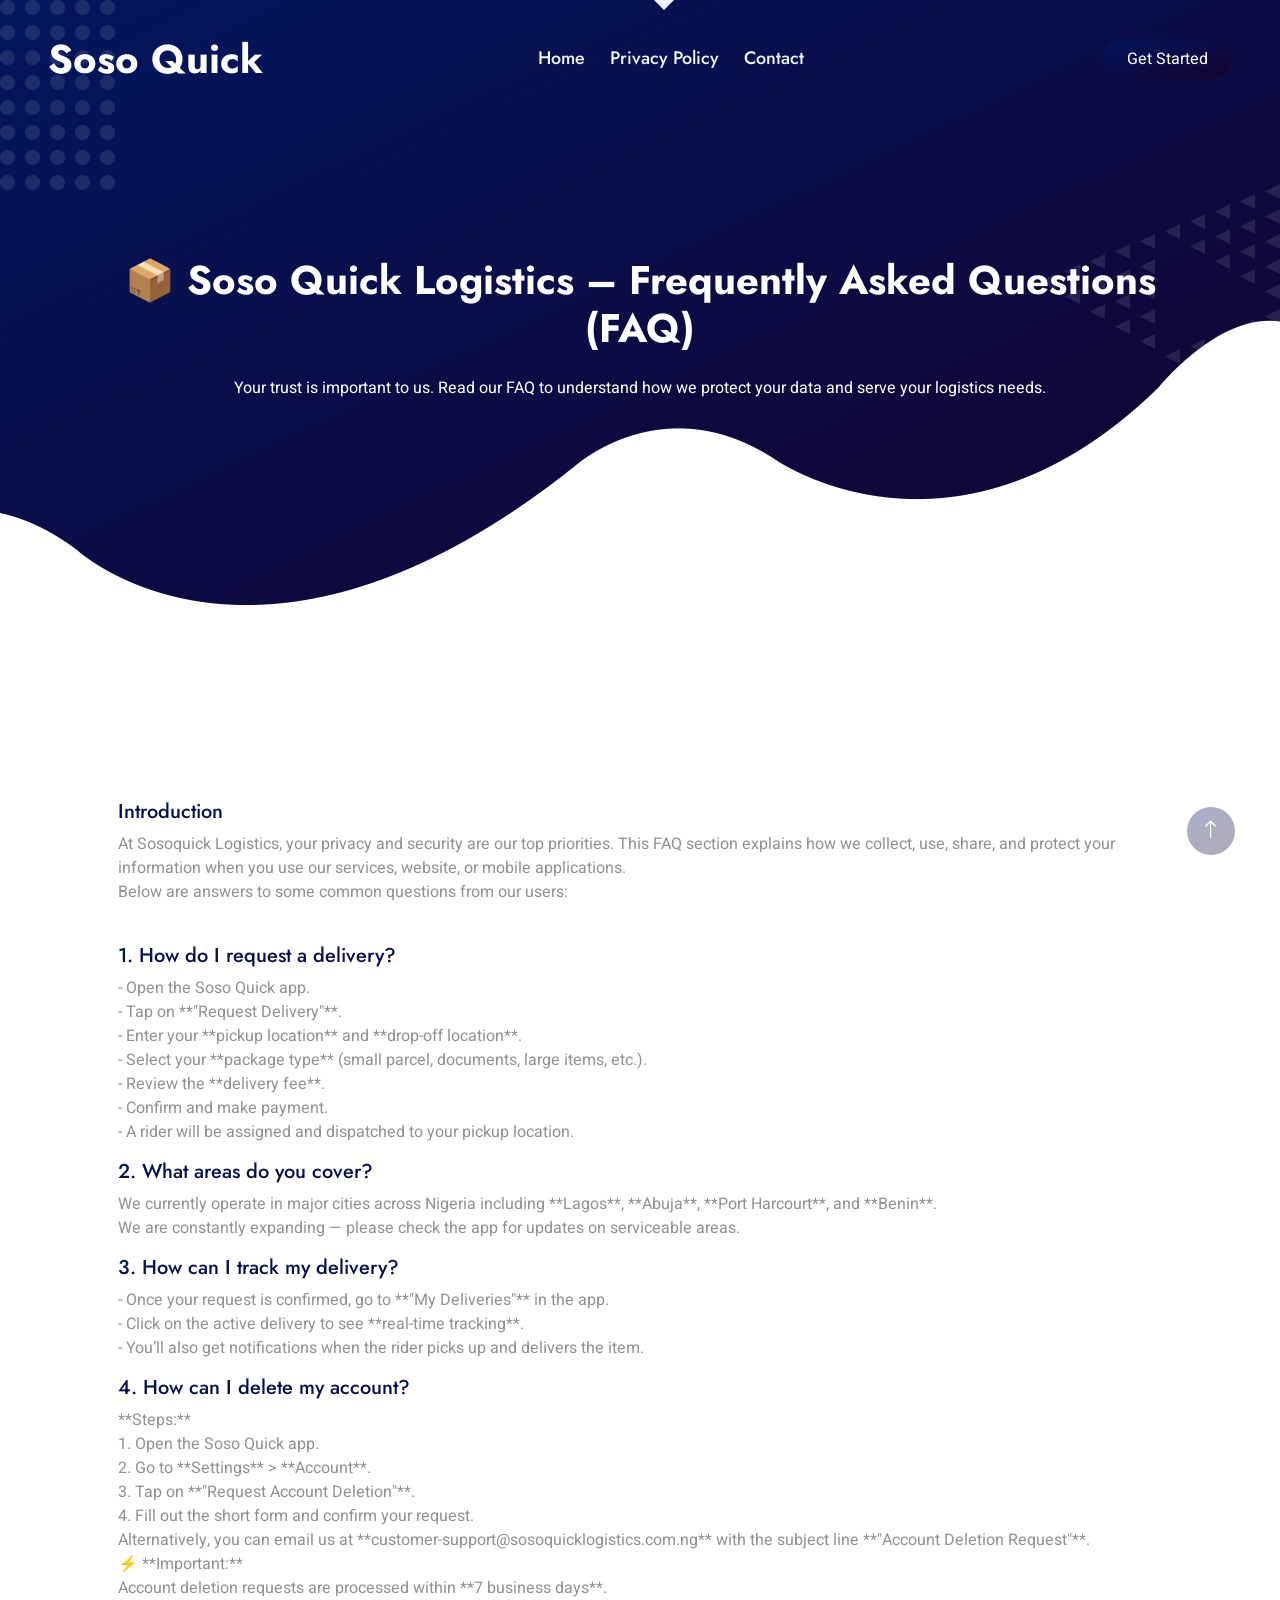
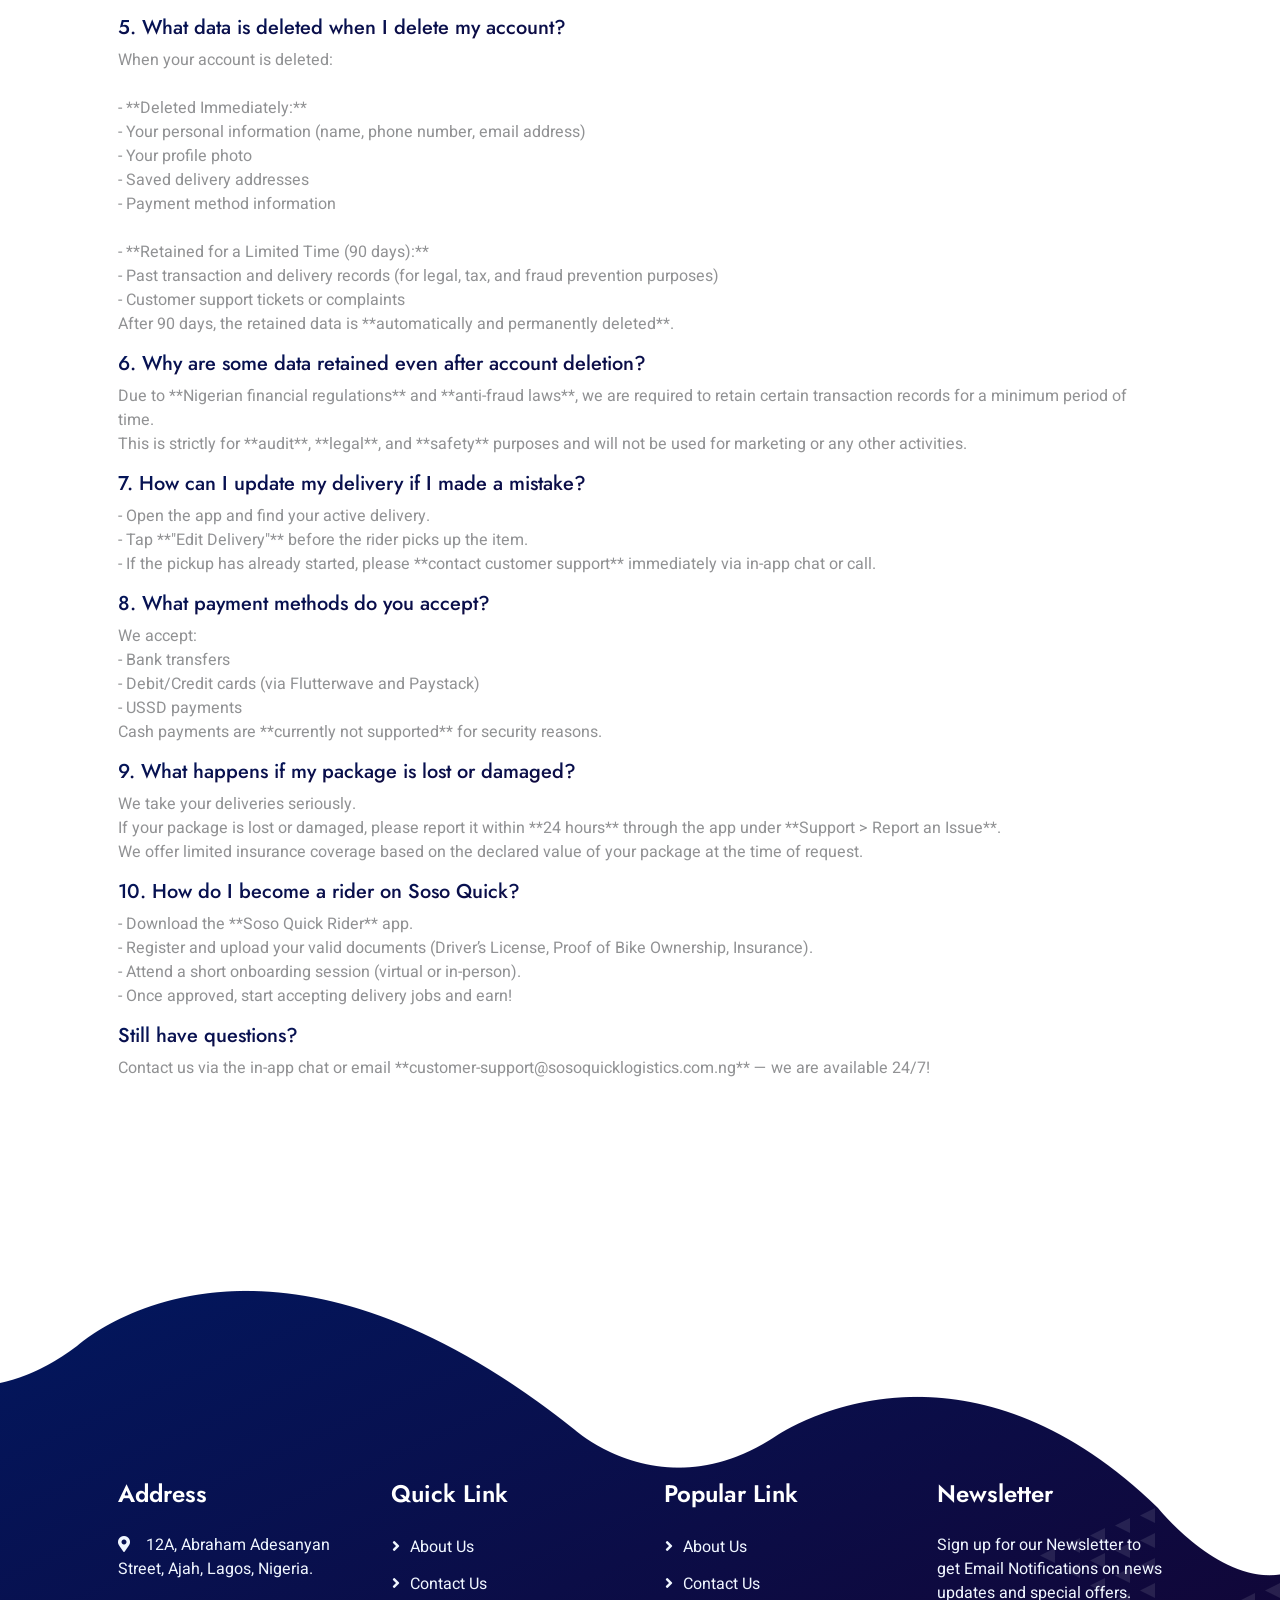
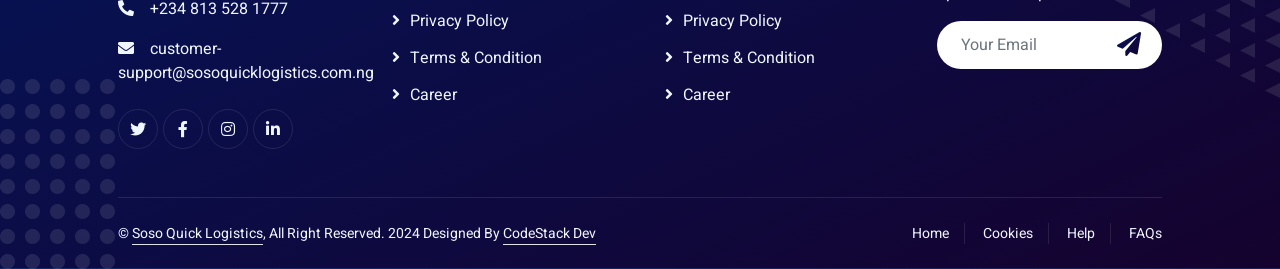
<file: FAQ.html>
<!DOCTYPE html>
<html lang="en">
<head>
    <meta charset="utf-8">
    <title>FAQ - Soso Quick Logistics</title>
    <meta content="width=device-width, initial-scale=1.0" name="viewport">
    <meta content="" name="keywords">
    <meta content="" name="description">
    <!-- Favicon -->
    <link href="img/favicon.ico" rel="icon">
    <!-- Google Web Fonts -->
    <link rel="preconnect" href="https://fonts.googleapis.com">
    <link rel="preconnect" href="https://fonts.gstatic.com" crossorigin>
    <link href="https://fonts.googleapis.com/css2?family=Heebo:wght@400;500&family=Jost:wght@500;600;700&display=swap" rel="stylesheet"> 
    <!-- Icon Font Stylesheet -->
    <link href="https://cdnjs.cloudflare.com/ajax/libs/font-awesome/5.10.0/css/all.min.css" rel="stylesheet">
    <link href="https://cdn.jsdelivr.net/npm/bootstrap-icons@1.4.1/font/bootstrap-icons.css" rel="stylesheet">
    <!-- Libraries Stylesheet -->
    <link href="lib/animate/animate.min.css" rel="stylesheet">
    <link href="lib/owlcarousel/assets/owl.carousel.min.css" rel="stylesheet">
    <!-- Customized Bootstrap Stylesheet -->
    <link href="css/bootstrap.min.css" rel="stylesheet">
    <!-- Template Stylesheet -->
    <link href="css/style.css" rel="stylesheet">
</head>
<body data-bs-spy="scroll" data-bs-target=".navbar" data-bs-offset="51">
    <div class="container-xxl bg-white p-0">
        <!-- Spinner Start -->
        <div id="spinner" class="show bg-white position-fixed translate-middle w-100 vh-100 top-50 start-50 d-flex align-items-center justify-content-center">
            <div class="spinner-grow text-primary" style="width: 3rem; height: 3rem;" role="status">
                <span class="sr-only">Loading...</span>
            </div>
        </div>
        <!-- Spinner End -->
        <!-- Navbar & Hero Start -->
        <div class="container-xxl position-relative p-0" id="home">
            <nav class="navbar navbar-expand-lg navbar-light px-4 px-lg-5 py-3 py-lg-0">
                <a href="" class="navbar-brand p-0">
                    <h1 class="m-0">Soso Quick</h1>
                    <!-- <img src="img/logo.png" alt="Logo"> -->
                </a>
                <button class="navbar-toggler" type="button" data-bs-toggle="collapse" data-bs-target="#navbarCollapse">
                    <span class="fa fa-bars"></span>
                </button>
                <div class="collapse navbar-collapse" id="navbarCollapse">
                    <div class="navbar-nav mx-auto py-0">
                        <a href="index.html" class="nav-item nav-link">Home</a>
                        <a href="privacy-policy.html" class="nav-item nav-link active">Privacy Policy</a>
                        <a href="contact.html" class="nav-item nav-link">Contact</a>
                    </div>
                    <a href="" class="btn btn-primary-gradient rounded-pill py-2 px-4 ms-3 d-none d-lg-block">Get Started</a>
                </div>
            </nav>
            <div class="container-xxl bg-primary hero-header pb-5">
                <div class="container px-lg-5 pb-5">
                    <div class="row g-5 pb-5">
                        <div class="col-lg-12 text-center">
                            <h1 class="text-white mb-4 animated slideInDown">📦 Soso Quick Logistics – Frequently Asked Questions (FAQ)</h1>
                            <p class="text-white pb-5 animated slideInDown">Your trust is important to us. Read our FAQ to understand how we protect your data and serve your logistics needs.</p>
                        </div>
                    </div>
                </div>
            </div>
        </div>
        <!-- Navbar & Hero End -->

        <!-- Privacy Policy Content Start -->
        <div class="container-xxl py-5">
            <div class="container py-5 px-lg-5">
                <div class="row g-5">
                    <div class="col-lg-12 wow fadeInUp" data-wow-delay="0.1s">
                        <h5 class="text-primary-gradient fw-medium">Introduction</h5>
                        <p>
                            At Sosoquick Logistics, your privacy and security are our top priorities.
                            This FAQ section explains how we collect, use, share, and protect your information when you use our services, website, or mobile applications.<br>
                            Below are answers to some common questions from our users: <br> <br>

                            <h5 class="text-primary-gradient fw-medium">1. How do I request a delivery?
                            </h5>
                        <p>
                            - Open the Soso Quick app. <br>
                            - Tap on **"Request Delivery"**. <br>
                            - Enter your **pickup location** and **drop-off location**. <br>
                            - Select your **package type** (small parcel, documents, large items, etc.). <br>
                            - Review the **delivery fee**. <br>
                            - Confirm and make payment. <br>
                            - A rider will be assigned and dispatched to your pickup location. <br>
                            
                                                    </p>
                        <h5 class="text-primary-gradient fw-medium">2. What areas do you cover?</h5>
                        <p>
                            We currently operate in major cities across Nigeria including **Lagos**, **Abuja**, **Port Harcourt**, and **Benin**.  <br>
                            We are constantly expanding — please check the app for updates on serviceable areas.<br>
                                                    </p>
                         <h5 class="text-primary-gradient fw-medium">3. How can I track my delivery?</h5>
                        <p>
                            - Once your request is confirmed, go to **"My Deliveries"** in the app. <br>
                            - Click on the active delivery to see **real-time tracking**. <br>
                            - You’ll also get notifications when the rider picks up and delivers the item. <br>

                                                    </p>                           
                        <h5 class="text-primary-gradient fw-medium">4. How can I delete my account?</h5>
                        <p>
                            **Steps:** <br>
                            1. Open the Soso Quick app. <br>
                            2. Go to **Settings** > **Account**. <br>
                            3. Tap on **"Request Account Deletion"**. <br>
                            4. Fill out the short form and confirm your request. <br>
                            
                            Alternatively, you can email us at **customer-support@sosoquicklogistics.com.ng** with the subject line **"Account Deletion Request"**. <br>
                            
                            ⚡ **Important:**  <br>
                            Account deletion requests are processed within **7 business days**.   <br>                     </p>
                            <h5 class="text-primary-gradient fw-medium">5. What data is deleted when I delete my account?</h5>
                            <p>
                                When your account is deleted:<br> <br>

                                - **Deleted Immediately:**<br>
                                  - Your personal information (name, phone number, email address)<br>
                                  - Your profile photo<br>
                                  - Saved delivery addresses<br>
                                  - Payment method information<br> <br>
                                
                                - **Retained for a Limited Time (90 days):**<br>
                                  - Past transaction and delivery records (for legal, tax, and fraud prevention purposes)<br>
                                  - Customer support tickets or complaints<br>
                                
                                After 90 days, the retained data is **automatically and permanently deleted**.<br>                  </p>

                                <h5 class="text-primary-gradient fw-medium">6. Why are some data retained even after account deletion?</h5>
                                <p>
                                    Due to **Nigerian financial regulations** and **anti-fraud laws**, we are required to retain certain transaction records for a minimum period of time.  <br>
                                    This is strictly for **audit**, **legal**, and **safety** purposes and will not be used for marketing or any other activities. <br>
                </p>
                                    <h5 class="text-primary-gradient fw-medium">7. How can I update my delivery if I made a mistake?</h5>
                                    <p>
                                        - Open the app and find your active delivery. <br>
- Tap **"Edit Delivery"** before the rider picks up the item.<br>
- If the pickup has already started, please **contact customer support** immediately via in-app chat or call.<br>
                                    </p>                                                                                               
                        <h5 class="text-primary-gradient fw-medium">8. What payment methods do you accept?</h5>
                        <p>
                            We accept:<br>
- Bank transfers<br>
- Debit/Credit cards (via Flutterwave and Paystack)<br>
- USSD payments<br>

Cash payments are **currently not supported** for security reasons.<br>
                        </p>
                        <h5 class="text-primary-gradient fw-medium">9. What happens if my package is lost or damaged?</h5>
                        <p>
                            We take your deliveries seriously.  <br>
                            If your package is lost or damaged, please report it within **24 hours** through the app under **Support > Report an Issue**.  <br>
                            We offer limited insurance coverage based on the declared value of your package at the time of request. <br>    
                        </p>
                        <h5 class="text-primary-gradient fw-medium">10. How do I become a rider on Soso Quick?</h5>
                        <p>
                            - Download the **Soso Quick Rider** app. <br>
- Register and upload your valid documents (Driver’s License, Proof of Bike Ownership, Insurance).<br>
- Attend a short onboarding session (virtual or in-person).<br>
- Once approved, start accepting delivery jobs and earn! <br>
                        </p>
                        <h5 class="text-primary-gradient fw-medium">Still have questions?</h5>
                        <p>
                            Contact us via the in-app chat or email **customer-support@sosoquicklogistics.com.ng** — we are available 24/7!
                        </p>
                    </div>
                </div>
            </div>
        </div>
        <!-- Privacy Policy Content End -->

        <!-- Footer Start -->
        <div class="container-fluid bg-primary text-light footer wow fadeIn" data-wow-delay="0.1s">
            <div class="container py-5 px-lg-5">
                <div class="row g-5">
                    <div class="col-md-6 col-lg-3">
                        <h4 class="text-white mb-4">Address</h4>
                        <p><i class="fa fa-map-marker-alt me-3"></i>12A, Abraham Adesanyan Street, Ajah, Lagos, Nigeria.</p>
                        <p><i class="fa fa-phone-alt me-3"></i>+234 813 528 1777</p>
                        <p><i class="fa fa-envelope me-3"></i>customer-support@sosoquicklogistics.com.ng</p>
                        <div class="d-flex pt-2">
                            <a class="btn btn-outline-light btn-social" href=""><i class="fab fa-twitter"></i></a>
                            <a class="btn btn-outline-light btn-social" href=""><i class="fab fa-facebook-f"></i></a>
                            <a class="btn btn-outline-light btn-social" href=""><i class="fab fa-instagram"></i></a>
                            <a class="btn btn-outline-light btn-social" href=""><i class="fab fa-linkedin-in"></i></a>
                        </div>
                    </div>
                    <div class="col-md-6 col-lg-3">
                        <h4 class="text-white mb-4">Quick Link</h4>
                        <a class="btn btn-link" href="">About Us</a>
                        <a class="btn btn-link" href="contact.html">Contact Us</a>
                        <a class="btn btn-link" href="privacy-policy.html">Privacy Policy</a>
                        <a class="btn btn-link" href="">Terms & Condition</a>
                        <a class="btn btn-link" href="">Career</a>
                    </div>
                    <div class="col-md-6 col-lg-3">
                        <h4 class="text-white mb-4">Popular Link</h4>
                        <a class="btn btn-link" href="">About Us</a>
                        <a class="btn btn-link" href="contact.html">Contact Us</a>
                        <a class="btn btn-link" href="privacy-policy.html">Privacy Policy</a>
                        <a class="btn btn-link" href="">Terms & Condition</a>
                        <a class="btn btn-link" href="">Career</a>
                    </div>
                    <div class="col-md-6 col-lg-3">
                        <h4 class="text-white mb-4">Newsletter</h4>
                        <p>Sign up for our Newsletter to get Email Notifications on news updates and special offers.</p>
                        <div class="position-relative w-100 mt-3">
                            <input class="form-control border-0 rounded-pill w-100 ps-4 pe-5" type="text" placeholder="Your Email" style="height: 48px;">
                            <button type="button" class="btn shadow-none position-absolute top-0 end-0 mt-1 me-2"><i class="fa fa-paper-plane text-primary-gradient fs-4"></i></button>
                        </div>
                    </div>
                </div>
            </div>
            <div class="container px-lg-5">
                <div class="copyright">
                    <div class="row">
                        <div class="col-md-6 text-center text-md-start mb-3 mb-md-0">
                            &copy; <a class="border-bottom" href="#">Soso Quick Logistics</a>, All Right Reserved. 2024
                            <!--/*** This template is free as long as you keep the footer author’s credit link/attribution link/backlink. If you'd like to use the template without the footer author’s credit link/attribution link/backlink, you can purchase the Credit Removal License from "https://htmlcodex.com/credit-removal". Thank you for your support. ***/-->
                            Designed By <a class="border-bottom" href="#">CodeStack Dev</a>
                        </div>
                        <div class="col-md-6 text-center text-md-end">
                            <div class="footer-menu">
                                <a href="index.html">Home</a>
                                <a href="">Cookies</a>
                                <a href="">Help</a>
                                <a href="FAQ.html">FAQs</a>
                            </div>
                        </div>
                    </div>
                </div>
            </div>
        </div>
        <!-- Footer End -->
        <!-- Back to Top -->
        <a href="#" class="btn btn-lg btn-lg-square back-to-top pt-2"><i class="bi bi-arrow-up text-white"></i></a>
    </div>
    <!-- JavaScript Libraries -->
    <script src="https://code.jquery.com/jquery-3.4.1.min.js"></script>
    <script src="https://cdn.jsdelivr.net/npm/bootstrap@5.0.0/dist/js/bootstrap.bundle.min.js"></script>
    <script src="lib/wow/wow.min.js"></script>
    <script src="lib/easing/easing.min.js"></script>
    <script src="lib/waypoints/waypoints.min.js"></script>
    <script src="lib/counterup/counterup.min.js"></script>
    <script src="lib/owlcarousel/owl.carousel.min.js"></script>
    <!-- Template Javascript -->
    <script src="js/main.js"></script>
</body>
</html>
</file>
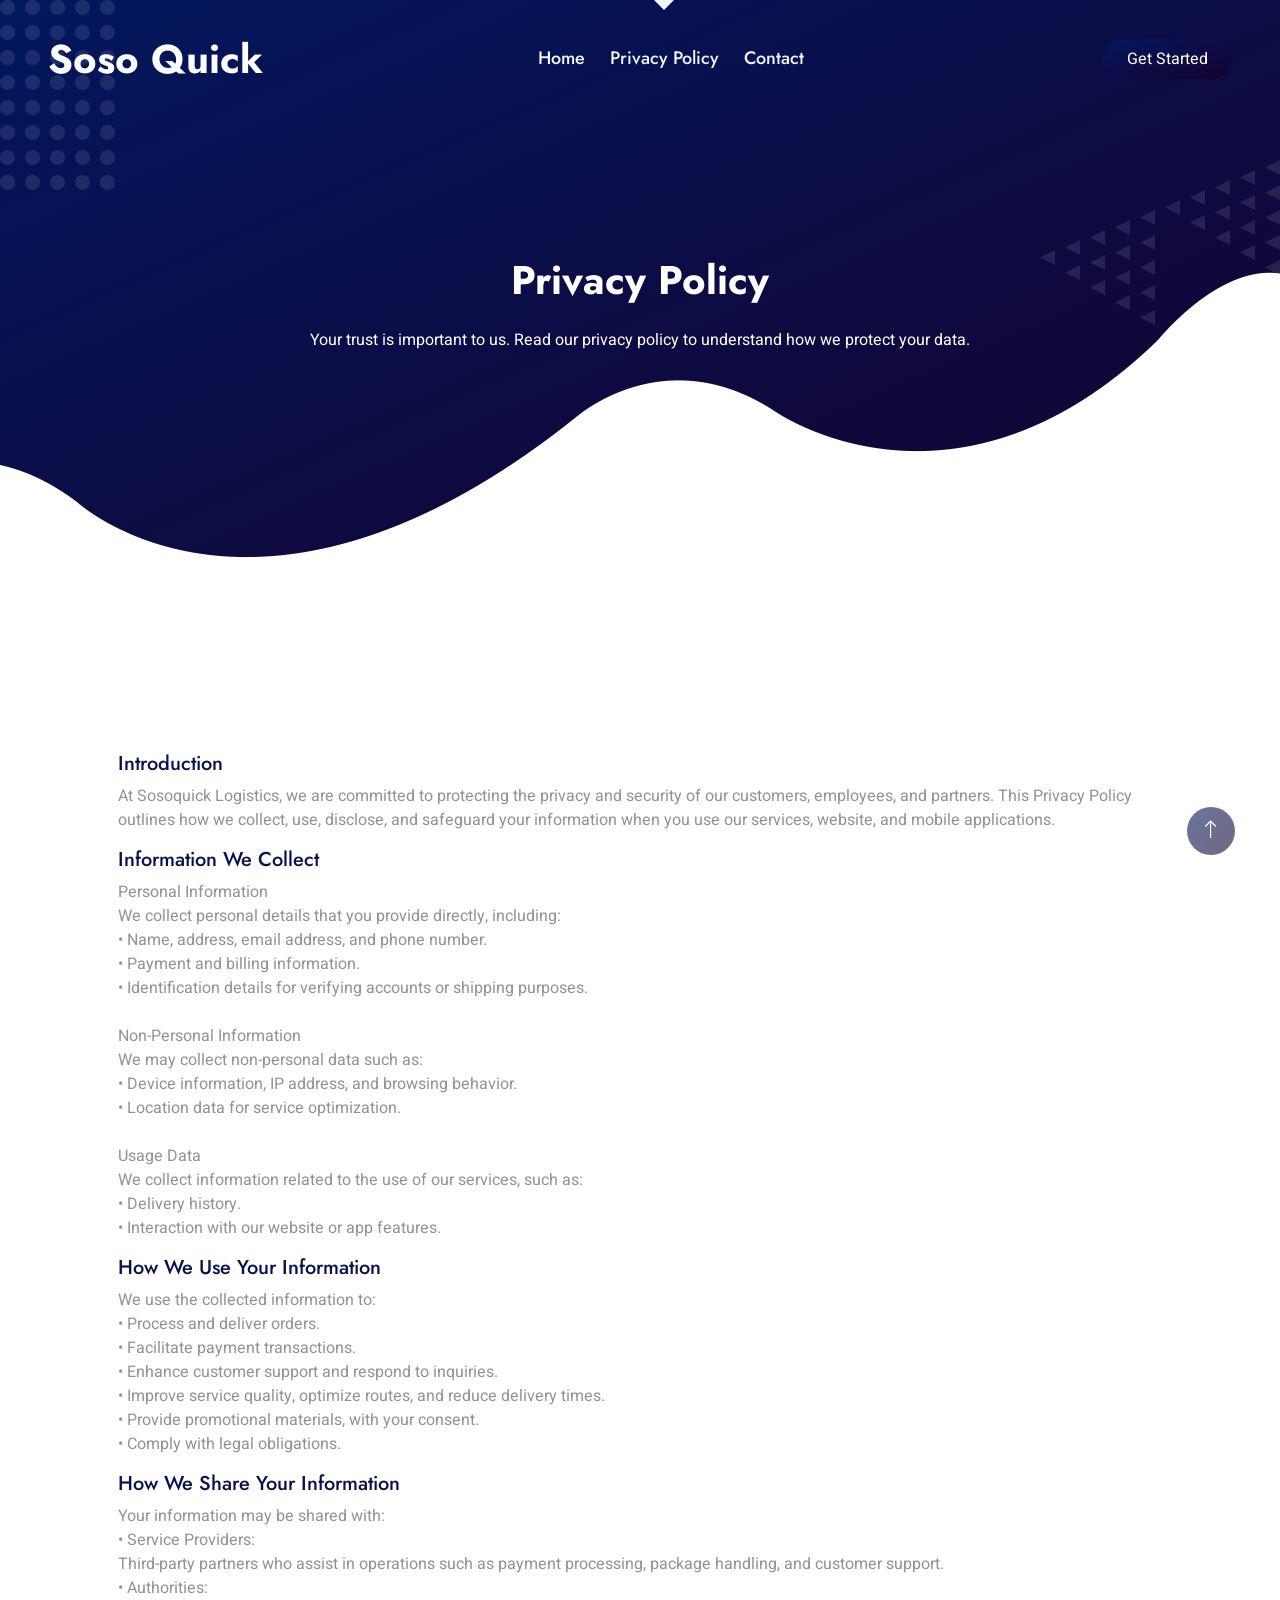
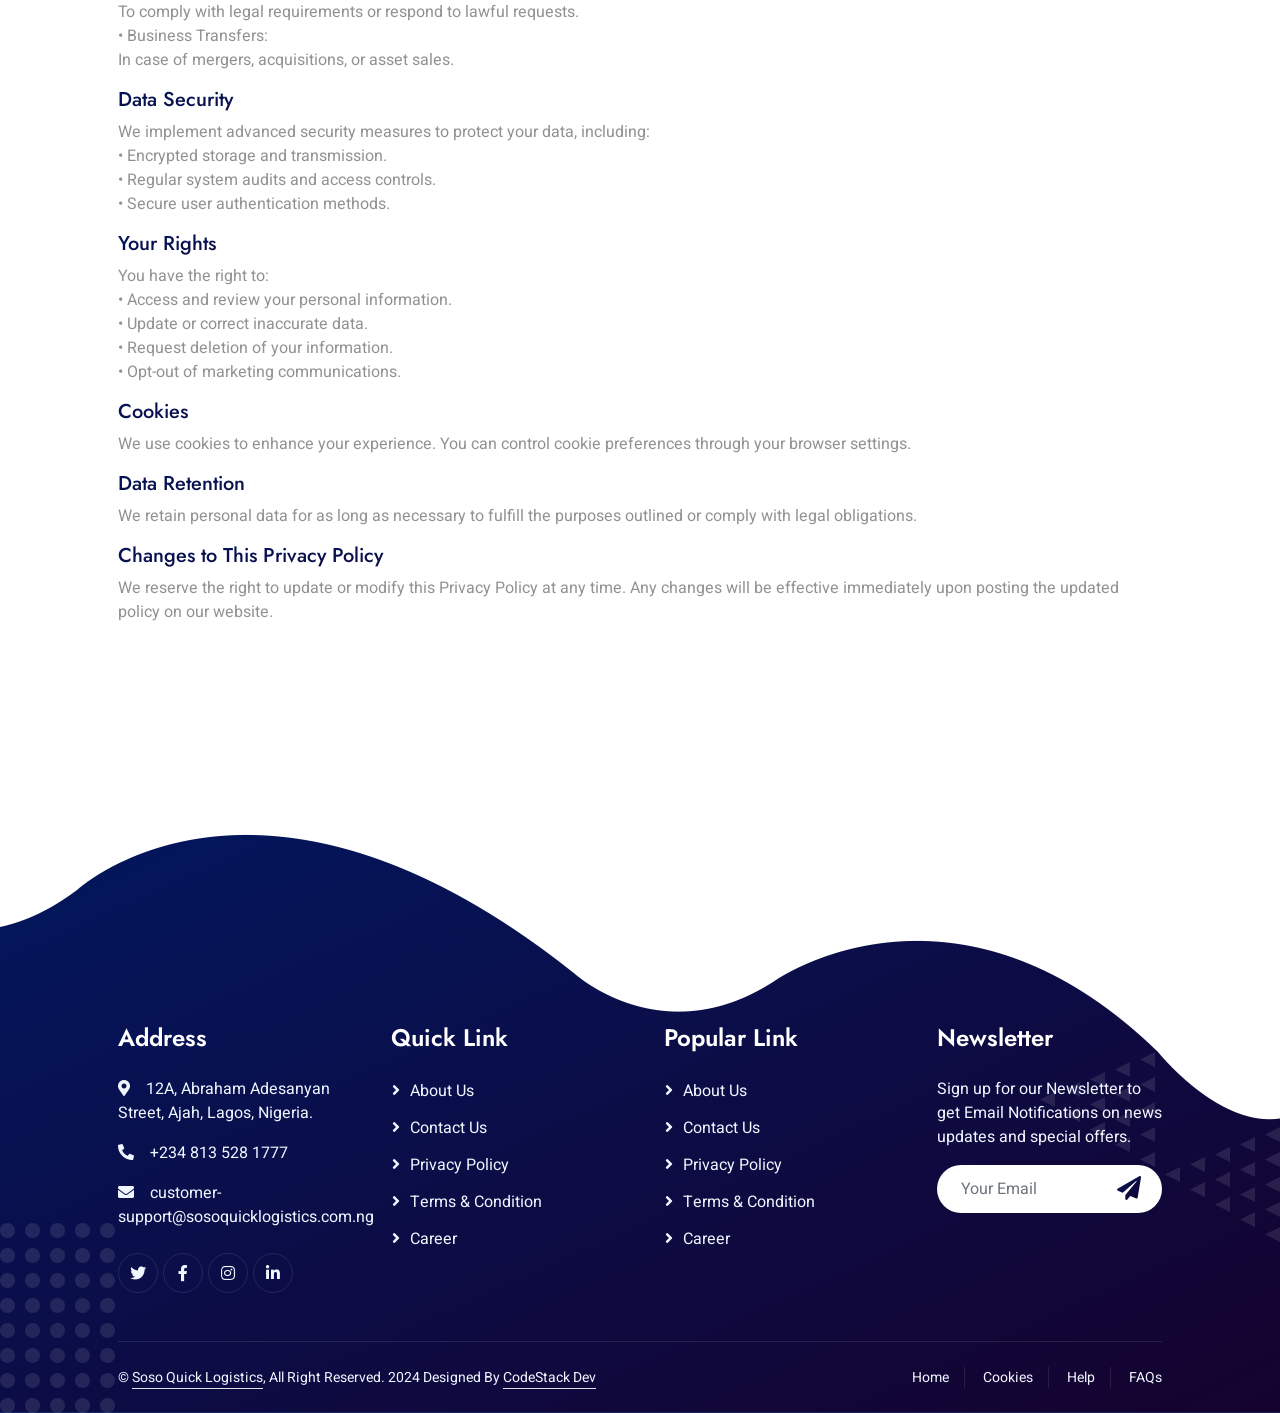
<file: privacy-policy.html>
<!DOCTYPE html>
<html lang="en">
<head>
    <meta charset="utf-8">
    <title>Privacy Policy - Soso Quick Logistics</title>
    <meta content="width=device-width, initial-scale=1.0" name="viewport">
    <meta content="" name="keywords">
    <meta content="" name="description">
    <!-- Favicon -->
    <link href="img/favicon.ico" rel="icon">
    <!-- Google Web Fonts -->
    <link rel="preconnect" href="https://fonts.googleapis.com">
    <link rel="preconnect" href="https://fonts.gstatic.com" crossorigin>
    <link href="https://fonts.googleapis.com/css2?family=Heebo:wght@400;500&family=Jost:wght@500;600;700&display=swap" rel="stylesheet"> 
    <!-- Icon Font Stylesheet -->
    <link href="https://cdnjs.cloudflare.com/ajax/libs/font-awesome/5.10.0/css/all.min.css" rel="stylesheet">
    <link href="https://cdn.jsdelivr.net/npm/bootstrap-icons@1.4.1/font/bootstrap-icons.css" rel="stylesheet">
    <!-- Libraries Stylesheet -->
    <link href="lib/animate/animate.min.css" rel="stylesheet">
    <link href="lib/owlcarousel/assets/owl.carousel.min.css" rel="stylesheet">
    <!-- Customized Bootstrap Stylesheet -->
    <link href="css/bootstrap.min.css" rel="stylesheet">
    <!-- Template Stylesheet -->
    <link href="css/style.css" rel="stylesheet">
</head>
<body data-bs-spy="scroll" data-bs-target=".navbar" data-bs-offset="51">
    <div class="container-xxl bg-white p-0">
        <!-- Spinner Start -->
        <div id="spinner" class="show bg-white position-fixed translate-middle w-100 vh-100 top-50 start-50 d-flex align-items-center justify-content-center">
            <div class="spinner-grow text-primary" style="width: 3rem; height: 3rem;" role="status">
                <span class="sr-only">Loading...</span>
            </div>
        </div>
        <!-- Spinner End -->
        <!-- Navbar & Hero Start -->
        <div class="container-xxl position-relative p-0" id="home">
            <nav class="navbar navbar-expand-lg navbar-light px-4 px-lg-5 py-3 py-lg-0">
                <a href="" class="navbar-brand p-0">
                    <h1 class="m-0">Soso Quick</h1>
                    <!-- <img src="img/logo.png" alt="Logo"> -->
                </a>
                <button class="navbar-toggler" type="button" data-bs-toggle="collapse" data-bs-target="#navbarCollapse">
                    <span class="fa fa-bars"></span>
                </button>
                <div class="collapse navbar-collapse" id="navbarCollapse">
                    <div class="navbar-nav mx-auto py-0">
                        <a href="index.html" class="nav-item nav-link">Home</a>
                        <a href="privacy-policy.html" class="nav-item nav-link active">Privacy Policy</a>
                        <a href="contact.html" class="nav-item nav-link">Contact</a>
                    </div>
                    <a href="" class="btn btn-primary-gradient rounded-pill py-2 px-4 ms-3 d-none d-lg-block">Get Started</a>
                </div>
            </nav>
            <div class="container-xxl bg-primary hero-header pb-5">
                <div class="container px-lg-5 pb-5">
                    <div class="row g-5 pb-5">
                        <div class="col-lg-12 text-center">
                            <h1 class="text-white mb-4 animated slideInDown">Privacy Policy</h1>
                            <p class="text-white pb-5 animated slideInDown">Your trust is important to us. Read our privacy policy to understand how we protect your data.</p>
                        </div>
                    </div>
                </div>
            </div>
        </div>
        <!-- Navbar & Hero End -->

        <!-- Privacy Policy Content Start -->
        <div class="container-xxl py-5">
            <div class="container py-5 px-lg-5">
                <div class="row g-5">
                    <div class="col-lg-12 wow fadeInUp" data-wow-delay="0.1s">
                        <h5 class="text-primary-gradient fw-medium">Introduction</h5>
                        <p>
                            At Sosoquick Logistics, we are committed to protecting the privacy and security of our customers, employees, and partners. This Privacy Policy outlines how we collect, use, disclose, and safeguard your information when you use our services, website, and mobile applications.                        </p>
                        <h5 class="text-primary-gradient fw-medium">Information We Collect</h5>
                        <p>
                            Personal Information <br> 
                            We collect personal details that you provide directly, including: <br>
                            •	Name, address, email address, and phone number.<br>
                            •	Payment and billing information.<br>
                            •	Identification details for verifying accounts or shipping purposes.<br> <br>
                            Non-Personal Information <br> 
                            We may collect non-personal data such as:<br>
                            •	Device information, IP address, and browsing behavior.<br>
                            •	Location data for service optimization.<br> <br>
                            Usage Data <br>
                            We collect information related to the use of our services, such as:<br>
                            •	Delivery history.<br>
                            •	Interaction with our website or app features.
                                                    </p>
                        <h5 class="text-primary-gradient fw-medium">How We Use Your Information</h5>
                        <p>
                            We use the collected information to:<br>
                            •	Process and deliver orders.<br>
                            •	Facilitate payment transactions.<br>
                            •	Enhance customer support and respond to inquiries.<br>
                            •	Improve service quality, optimize routes, and reduce delivery times.<br>
                            •	Provide promotional materials, with your consent.<br>
                            •	Comply with legal obligations.
                                                    </p>
                         <h5 class="text-primary-gradient fw-medium">How We Share Your Information</h5>
                        <p>
                            Your information may be shared with:<br>
•	Service Providers: <br>
Third-party partners who assist in operations such as payment processing, package handling, and customer support.<br>
•	Authorities: <br>
To comply with legal requirements or respond to lawful requests.<br>
•	Business Transfers: <br>
In case of mergers, acquisitions, or asset sales.
                                                    </p>                           
                        <h5 class="text-primary-gradient fw-medium">Data Security</h5>
                        <p>
                            We implement advanced security measures to protect your data, including:<br>
                            •	Encrypted storage and transmission.<br>
                            •	Regular system audits and access controls.<br>
                            •	Secure user authentication methods.                        </p>
                            <h5 class="text-primary-gradient fw-medium">Your Rights</h5>
                            <p>
                                You have the right to:<br>
                            •	Access and review your personal information.<br>
                            •	Update or correct inaccurate data.<br>
                            •	Request deletion of your information.<br>
                            •	Opt-out of marketing communications.                    </p>

                                <h5 class="text-primary-gradient fw-medium">Cookies</h5>
                                <p>
        We use cookies to enhance your experience. You can control cookie preferences through your browser settings.
                </p>
                                    <h5 class="text-primary-gradient fw-medium">Data Retention</h5>
                                    <p>
        We retain personal data for as long as necessary to fulfill the purposes outlined or comply with legal obligations.
                                    </p>                                                                                               
                        <h5 class="text-primary-gradient fw-medium">Changes to This Privacy Policy</h5>
                        <p>
                            We reserve the right to update or modify this Privacy Policy at any time. Any changes will be effective immediately upon posting the updated policy on our website.
                        </p>
                    </div>
                </div>
            </div>
        </div>
        <!-- Privacy Policy Content End -->

        <!-- Footer Start -->
        <div class="container-fluid bg-primary text-light footer wow fadeIn" data-wow-delay="0.1s">
            <div class="container py-5 px-lg-5">
                <div class="row g-5">
                    <div class="col-md-6 col-lg-3">
                        <h4 class="text-white mb-4">Address</h4>
                        <p><i class="fa fa-map-marker-alt me-3"></i>12A, Abraham Adesanyan Street, Ajah, Lagos, Nigeria.</p>
                        <p><i class="fa fa-phone-alt me-3"></i>+234 813 528 1777</p>
                        <p><i class="fa fa-envelope me-3"></i>customer-support@sosoquicklogistics.com.ng</p>
                        <div class="d-flex pt-2">
                            <a class="btn btn-outline-light btn-social" href=""><i class="fab fa-twitter"></i></a>
                            <a class="btn btn-outline-light btn-social" href=""><i class="fab fa-facebook-f"></i></a>
                            <a class="btn btn-outline-light btn-social" href=""><i class="fab fa-instagram"></i></a>
                            <a class="btn btn-outline-light btn-social" href=""><i class="fab fa-linkedin-in"></i></a>
                        </div>
                    </div>
                    <div class="col-md-6 col-lg-3">
                        <h4 class="text-white mb-4">Quick Link</h4> 
                        <a class="btn btn-link" href="">About Us</a>
                        <a class="btn btn-link" href="contact.html">Contact Us</a>
                        <a class="btn btn-link" href="privacy-policy.html">Privacy Policy</a>
                        <a class="btn btn-link" href="">Terms & Condition</a>
                        <a class="btn btn-link" href="">Career</a>
                    </div>
                    <div class="col-md-6 col-lg-3">
                        <h4 class="text-white mb-4">Popular Link</h4>
                        <a class="btn btn-link" href="">About Us</a>
                        <a class="btn btn-link" href="contact.html">Contact Us</a>
                        <a class="btn btn-link" href="privacy-policy.html">Privacy Policy</a>
                        <a class="btn btn-link" href="">Terms & Condition</a>
                        <a class="btn btn-link" href="">Career</a>
                    </div>
                    <div class="col-md-6 col-lg-3">
                        <h4 class="text-white mb-4">Newsletter</h4>
                        <p>Sign up for our Newsletter to get Email Notifications on news updates and special offers.</p>
                        <div class="position-relative w-100 mt-3">
                            <input class="form-control border-0 rounded-pill w-100 ps-4 pe-5" type="text" placeholder="Your Email" style="height: 48px;">
                            <button type="button" class="btn shadow-none position-absolute top-0 end-0 mt-1 me-2"><i class="fa fa-paper-plane text-primary-gradient fs-4"></i></button>
                        </div>
                    </div>
                </div>
            </div>
            <div class="container px-lg-5">
                <div class="copyright">
                    <div class="row">
                        <div class="col-md-6 text-center text-md-start mb-3 mb-md-0">
                            &copy; <a class="border-bottom" href="#">Soso Quick Logistics</a>, All Right Reserved. 2024
                            <!--/*** This template is free as long as you keep the footer author’s credit link/attribution link/backlink. If you'd like to use the template without the footer author’s credit link/attribution link/backlink, you can purchase the Credit Removal License from "https://htmlcodex.com/credit-removal". Thank you for your support. ***/-->
                            Designed By <a class="border-bottom" href="#">CodeStack Dev</a>
                        </div>
                        <div class="col-md-6 text-center text-md-end">
                            <div class="footer-menu">
                                <a href="index.html">Home</a>
                                <a href="">Cookies</a>
                                <a href="">Help</a>
                                <a href="FAQ.html">FAQs</a>
                            </div>
                        </div>
                    </div>
                </div>
            </div>
        </div>
        <!-- Footer End -->
        <!-- Back to Top -->
        <a href="#" class="btn btn-lg btn-lg-square back-to-top pt-2"><i class="bi bi-arrow-up text-white"></i></a>
    </div>
    <!-- JavaScript Libraries -->
    <script src="https://code.jquery.com/jquery-3.4.1.min.js"></script>
    <script src="https://cdn.jsdelivr.net/npm/bootstrap@5.0.0/dist/js/bootstrap.bundle.min.js"></script>
    <script src="lib/wow/wow.min.js"></script>
    <script src="lib/easing/easing.min.js"></script>
    <script src="lib/waypoints/waypoints.min.js"></script>
    <script src="lib/counterup/counterup.min.js"></script>
    <script src="lib/owlcarousel/owl.carousel.min.js"></script>
    <!-- Template Javascript -->
    <script src="js/main.js"></script>
</body>
</html>
</file>
<file: css/style.css>
/********** Template CSS **********/
:root {
    --primary: #02175e;
    --secondary: #15022e;
    --light: #F0F6FF;
    --dark: #262B47;
}


/*** Spinner ***/
#spinner {
    opacity: 0;
    visibility: hidden;
    transition: opacity .5s ease-out, visibility 0s linear .5s;
    z-index: 99999;
}

#spinner.show {
    transition: opacity .5s ease-out, visibility 0s linear 0s;
    visibility: visible;
    opacity: 1;
}


/*** Heading ***/
h1,
h2,
.fw-bold {
    font-weight: 700 !important;
}

h3,
h4,
.fw-semi-bold {
    font-weight: 600 !important;
}

h5,
h6,
.fw-medium {
    font-weight: 500 !important;
}


/*** Gradient Text & BG ***/
.text-primary-gradient {
    background: linear-gradient(to bottom right, var(--primary), var(--secondary));
    -webkit-background-clip: text;
    -webkit-text-fill-color: transparent;
}

.text-secondary-gradient {
    background: linear-gradient(to bottom right, var(--secondary), var(--primary));
    -webkit-background-clip: text;
    -webkit-text-fill-color: transparent;
}

.bg-primary-gradient {
    background: linear-gradient(to bottom right, var(--primary), var(--secondary));
}

.bg-secondary-gradient {
    background: linear-gradient(to bottom right, var(--secondary), var(--primary));
}


/*** Button ***/
.btn {
    transition: .5s;
}

.btn.btn-primary-gradient,
.btn.btn-secondary-gradient {
    position: relative;
    overflow: hidden;
    border: none;
    color: #FFFFFF;
    z-index: 1;
}

.btn.btn-primary-gradient::after,
.btn.btn-secondary-gradient::after {
    position: absolute;
    content: "";
    top: 0;
    left: 0;
    width: 100%;
    height: 100%;
    transition: .5s;
    z-index: -1;
    opacity: 0;
}

.btn.btn-primary-gradient,
.btn.btn-secondary-gradient::after {
    background: linear-gradient(to bottom right, var(--primary), var(--secondary));
}

.btn.btn-secondary-gradient,
.btn.btn-primary-gradient::after {
    background: linear-gradient(to bottom right, var(--secondary), var(--primary));
}

.btn.btn-primary-gradient:hover::after,
.btn.btn-secondary-gradient:hover::after {
    opacity: 1;
}

.btn-square {
    width: 38px;
    height: 38px;
}

.btn-sm-square {
    width: 32px;
    height: 32px;
}

.btn-lg-square {
    width: 48px;
    height: 48px;
}

.btn-square,
.btn-sm-square,
.btn-lg-square {
    padding: 0;
    display: flex;
    align-items: center;
    justify-content: center;
    font-weight: normal;
    border-radius: 50px;
}

.back-to-top {
    position: fixed;
    display: none;
    right: 45px;
    bottom: 45px;
    z-index: 99;
    border: none;
    background: linear-gradient(to bottom right, var(--primary), var(--secondary));
}


/*** Navbar ***/
.navbar-light .navbar-nav .nav-link {
    position: relative;
    margin-right: 25px;
    padding: 45px 0;
    font-family: 'Jost', sans-serif;
    font-size: 18px;
    font-weight: 500;
    color: var(--light) !important;
    outline: none;
    transition: .5s;
}

.navbar-light .navbar-nav .nav-link::before {
    position: absolute;
    content: "";
    width: 0;
    height: 0;
    top: -10px;
    left: 50%;
    transform: translateX(-50%);
    border: 10px solid;
    border-color: var(--light) transparent transparent transparent;
    transition: .5s;
}

.sticky-top.navbar-light .navbar-nav .nav-link {
    padding: 20px 0;
    color: var(--dark) !important;
}

.navbar-light .navbar-nav .nav-link:hover::before,
.navbar-light .navbar-nav .nav-link.active::before {
    top: 0;
}

.navbar-light .navbar-brand h1 {
    color: #FFFFFF;
}

.navbar-light .navbar-brand img {
    max-height: 60px;
    transition: .5s;
}

.sticky-top.navbar-light .navbar-brand img {
    max-height: 45px;
}

@media (max-width: 991.98px) {
    .sticky-top.navbar-light {
        position: relative;
        background: #FFFFFF;
    }

    .navbar-light .navbar-collapse {
        margin-top: 15px;
        border-top: 1px solid #DDDDDD;
    }

    .navbar-light .navbar-nav .nav-link,
    .sticky-top.navbar-light .navbar-nav .nav-link {
        padding: 10px 0;
        margin-left: 0;
        color: var(--dark) !important;
    }

    .navbar-light .navbar-nav .nav-link::before {
        display: none;
    }

    .navbar-light .navbar-nav .nav-link:hover,
    .navbar-light .navbar-nav .nav-link.active {
        color: var(--primary) !important;
    }

    .navbar-light .navbar-brand h1 {
        background: linear-gradient(to bottom right, var(--primary), var(--secondary));
        -webkit-background-clip: text;
        -webkit-text-fill-color: transparent;
    }

    .navbar-light .navbar-brand img {
        max-height: 45px;
    }
}

@media (min-width: 992px) {
    .navbar-light {
        position: absolute;
        width: 100%;
        top: 0;
        left: 0;
        z-index: 999;
    }
    
    .sticky-top.navbar-light {
        position: fixed;
        background: #FFFFFF;
    }

    .sticky-top.navbar-light .navbar-nav .nav-link::before {
        border-top-color: var(--primary);
    }

    .sticky-top.navbar-light .navbar-brand h1 {
        background: linear-gradient(to bottom right, var(--primary), var(--secondary));
        -webkit-background-clip: text;
        -webkit-text-fill-color: transparent;
    }
}


/*** Hero Header ***/
.hero-header {
    margin-bottom: 6rem;
    padding: 16rem 0 0 0;
    background:
        url(../img/bg-circle.png),
        url(../img/bg-triangle.png),
        url(../img/bg-bottom.png),
        linear-gradient(to bottom right, var(--primary), var(--secondary));
    background-position:
        left 0px top 0px,
        right 0px top 50%,
        center bottom;
    background-repeat: no-repeat;
}

@media (max-width: 991.98px) {
    .hero-header {
        padding: 6rem 0 9rem 0;
    }
}


/*** Feature ***/
.feature-item {
    transition: .5s;
}

.feature-item:hover {
    margin-top: -15px;
    box-shadow: 0 .5rem 1.5rem rgba(0, 0, 0, .08);
}


/*** Pricing ***/
.pricing .nav {
    padding: 2px;
}

.pricing .nav-link {
    padding: 12px 30px;
    font-weight: 500;
    color: var(--dark);
    background: #FFFFFF;
}

.pricing .nav-item:first-child .nav-link {
    border-radius: 30px 0 0 30px;
}

.pricing .nav-item:last-child .nav-link {
    border-radius: 0 30px 30px 0;
}

.pricing .nav-link.active {
    color: #FFFFFF;
    background: linear-gradient(to bottom right, var(--primary), var(--secondary));
}


/*** Screenshot ***/
.screenshot-carousel {
    position: relative;
    width: 253px;
    height: 500px;
    padding: 15px;
    margin-right: 30px;
}

.screenshot-carousel::before {
    position: absolute;
    content: "";
    width: 100%;
    height: 100%;
    top: 0;
    left: 0;
    background: url(../img/screenshot-frame.png) center center no-repeat;
    background-size: 253px 500px;
    z-index: 1;
}

.screenshot-carousel .owl-item img {
    position: relative;
    width: 223px;
    height: 470px;
}

.screenshot-carousel .owl-dots {
    position: absolute;
    top: 50%;
    right: -30px;
    transform: translateY(-50%);
    display: flex;
    flex-direction: column;
    align-items: center;
    justify-content: center;
}

.screenshot-carousel .owl-dot {
    position: relative;
    display: inline-block;
    margin: 5px 0;
    width: 15px;
    height: 15px;
    background: linear-gradient(to bottom right, var(--primary), var(--secondary));
    border-radius: 15px;
    transition: .5s;
}

.screenshot-carousel .owl-dot::after {
    position: absolute;
    content: "";
    width: 5px;
    height: 5px;
    top: 5px;
    left: 5px;
    background: #FFFFFF;
    border-radius: 5px;
}

.screenshot-carousel .owl-dot.active {
    box-shadow: 0 0 10px var(--dark);
}


/*** Testimonial ***/
.testimonial-carousel .owl-item .testimonial-item,
.testimonial-carousel .owl-item .testimonial-item * {
    transition: .5s;
}

.testimonial-carousel .owl-item.center .testimonial-item {
    background: linear-gradient(to bottom right, var(--primary), var(--secondary));
}

.testimonial-carousel .owl-item.center .testimonial-item h5,
.testimonial-carousel .owl-item.center .testimonial-item p {
    color: #FFFFFF !important;
}

.testimonial-carousel .owl-nav {
    margin-top: 30px;
    display: flex;
    justify-content: center;
}

.testimonial-carousel .owl-nav .owl-prev,
.testimonial-carousel .owl-nav .owl-next {
    margin: 0 12px;
    width: 50px;
    height: 50px;
    display: flex;
    align-items: center;
    justify-content: center;
    color: #FFFFFF;
    background: linear-gradient(to bottom right, var(--primary), var(--secondary));
    border-radius: 60px;
    font-size: 18px;
    transition: .5s;
}

.testimonial-carousel .owl-nav .owl-prev:hover,
.testimonial-carousel .owl-nav .owl-next:hover {
    background: linear-gradient(to bottom right, var(--secondary), var(--primary));
}


/*** Footer ***/
.footer {
    margin-top: 6rem;
    padding-top: 9rem;
    background:
        url(../img/bg-circle.png),
        url(../img/bg-triangle.png),
        url(../img/bg-top.png),
        linear-gradient(to bottom right, var(--primary), var(--secondary));
    background-position:
        left 0px bottom 0px,
        right 0px top 50%,
        center top;
    background-repeat: no-repeat;
}

.footer .btn.btn-social {
    margin-right: 5px;
    width: 40px;
    height: 40px;
    display: flex;
    align-items: center;
    justify-content: center;
    color: var(--light);
    border: 1px solid rgba(256, 256, 256, .1);
    border-radius: 40px;
    transition: .3s;
}

.footer .btn.btn-social:hover {
    color: var(--primary);
}

.footer .btn.btn-link {
    display: block;
    margin-bottom: 10px;
    padding: 0;
    text-align: left;
    color: var(--light);
    font-weight: normal;
    transition: .3s;
}

.footer .btn.btn-link::before {
    position: relative;
    content: "\f105";
    font-family: "Font Awesome 5 Free";
    font-weight: 900;
    margin-right: 10px;
}

.footer .btn.btn-link:hover {
    letter-spacing: 1px;
    box-shadow: none;
}

.footer .copyright {
    padding: 25px 0;
    font-size: 14px;
    border-top: 1px solid rgba(256, 256, 256, .1);
}

.footer .copyright a {
    color: var(--light);
}

.footer .footer-menu a {
    margin-right: 15px;
    padding-right: 15px;
    border-right: 1px solid rgba(255, 255, 255, .1);
}

.footer .footer-menu a:last-child {
    margin-right: 0;
    padding-right: 0;
    border-right: none;
}
</file>
